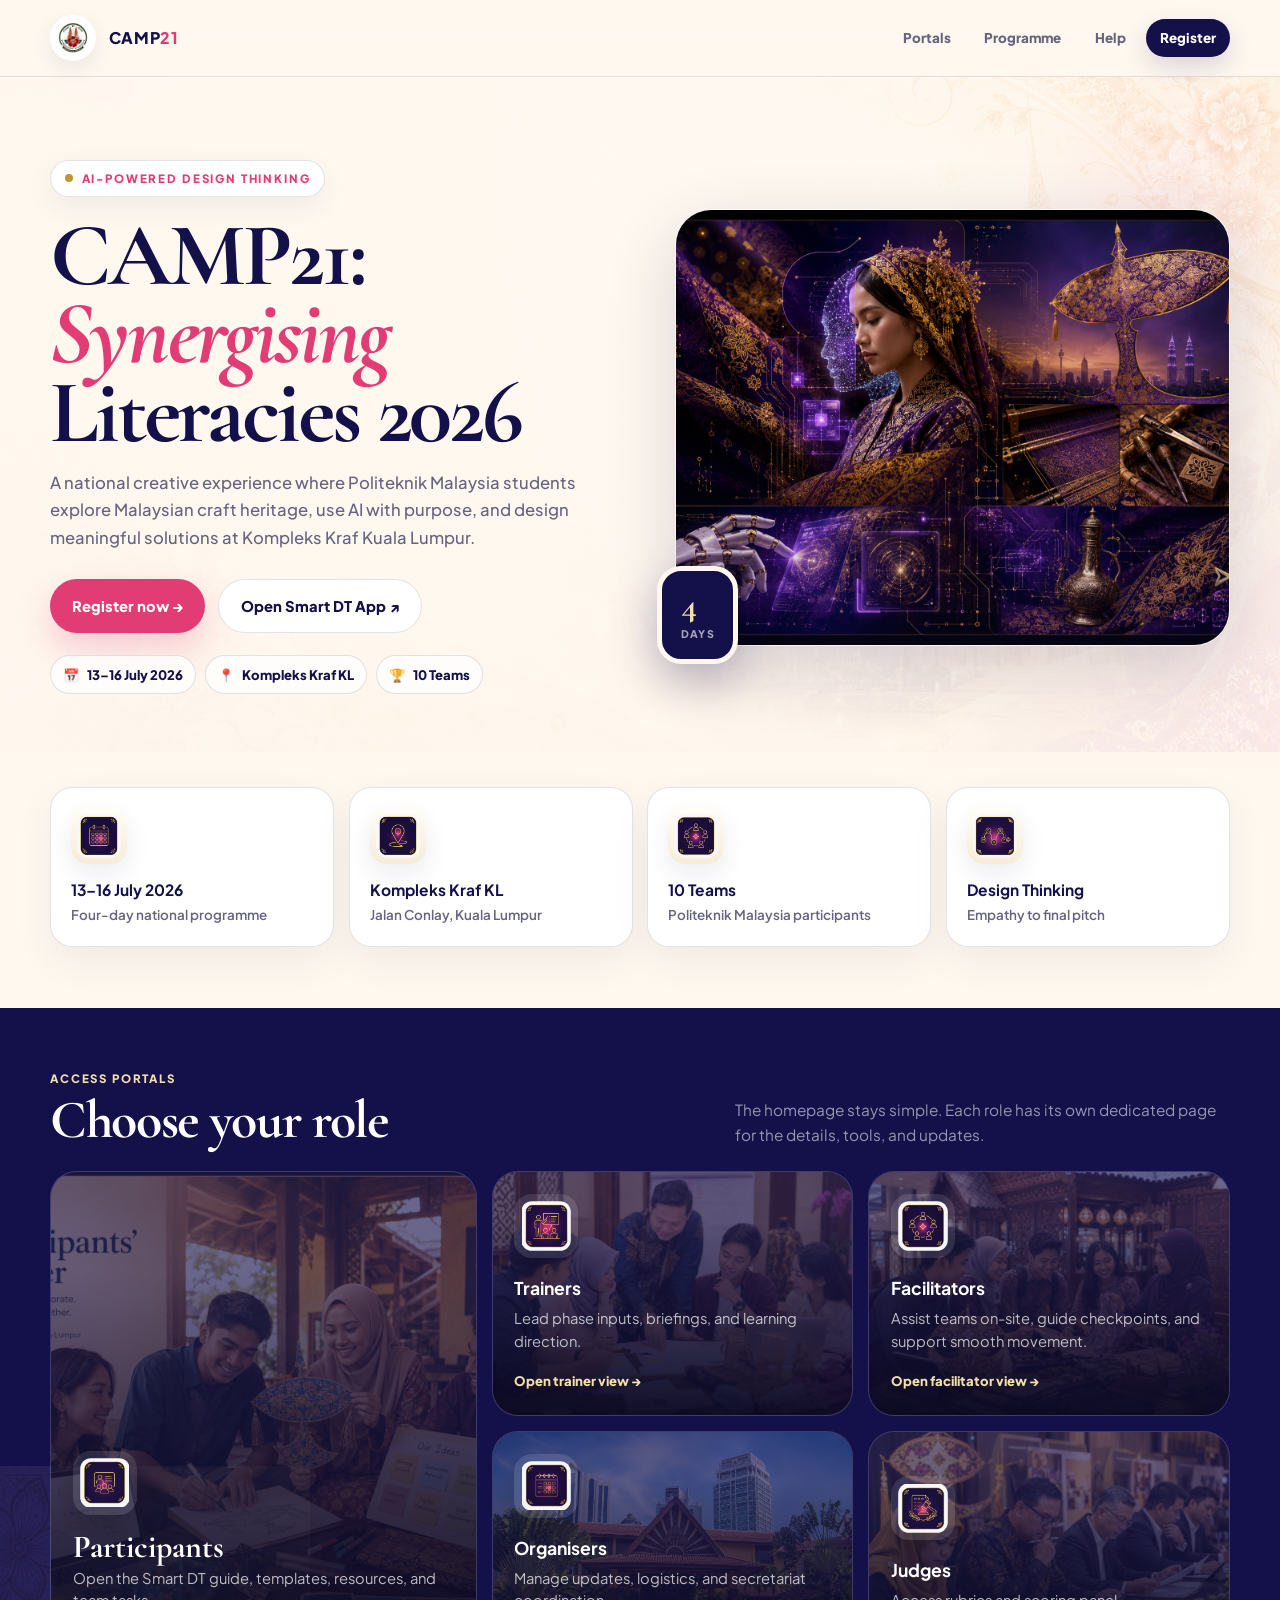
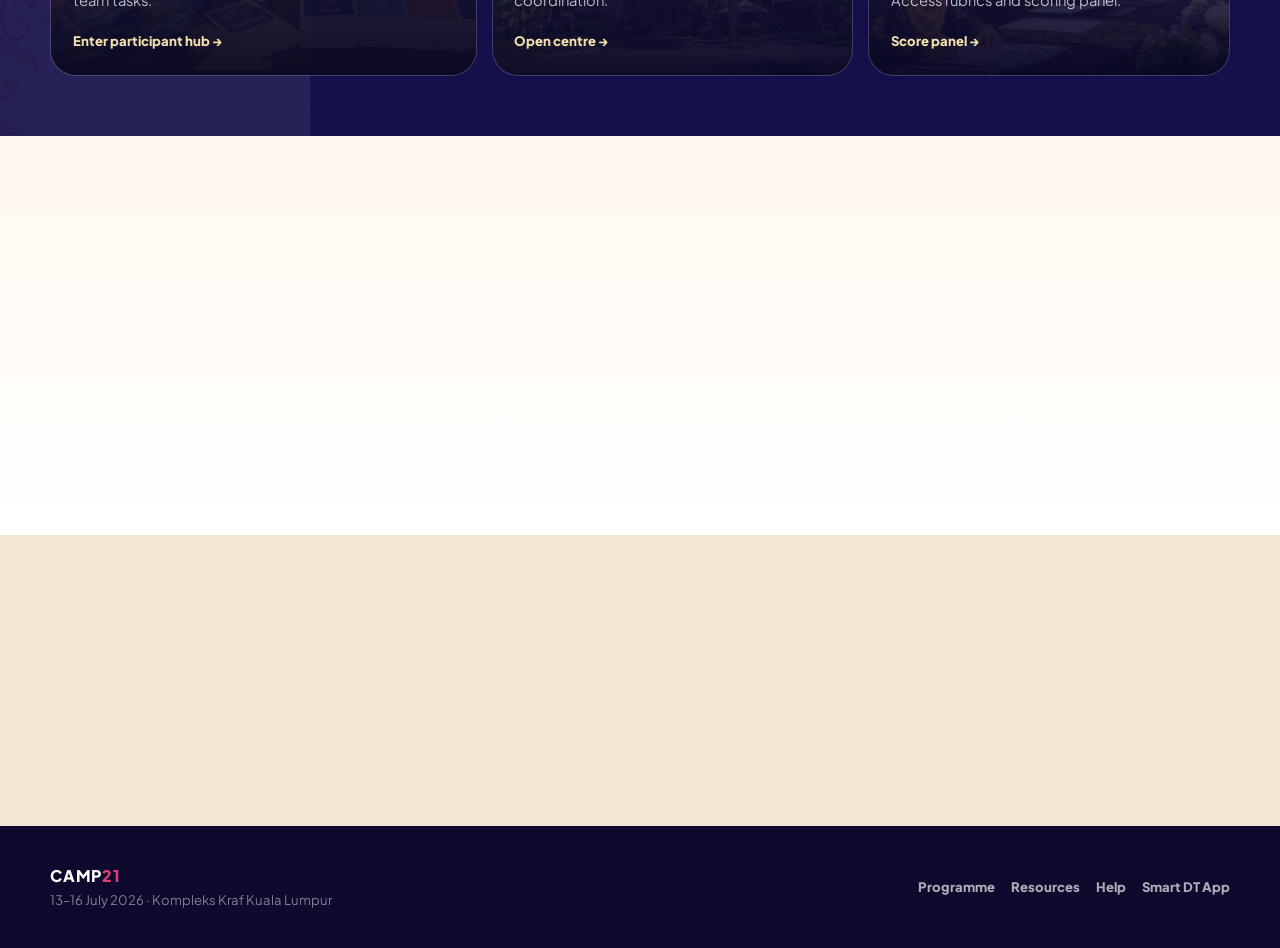
<file: index.html>
<!DOCTYPE html>
<html lang="en">
<head>
  <meta charset="UTF-8" />
  <meta name="viewport" content="width=device-width, initial-scale=1.0" />
  <title>CAMP21: Synergising Literacies 2026</title>
  <link rel="preconnect" href="https://fonts.googleapis.com" />
  <link rel="preconnect" href="https://fonts.gstatic.com" crossorigin />
  <link href="https://fonts.googleapis.com/css2?family=Plus+Jakarta+Sans:wght@400;500;600;700;800;900&family=Cormorant+Garamond:ital,wght@0,600;0,700;1,600;1,700&display=swap" rel="stylesheet" />
  <style>
    :root{
      --ink:#11133f;
      --navy:#14104a;
      --indigo:#24156f;
      --rose:#e23c74;
      --gold:#c8952c;
      --gold-soft:#f3dfae;
      --cream:#fff8ef;
      --parchment:#f2e7d3;
      --white:#fff;
      --muted:#666481;
      --line:rgba(20,16,74,.12);
      --shadow:0 22px 70px rgba(20,16,74,.16);
      --sans:'Plus Jakarta Sans',system-ui,sans-serif;
      --serif:'Cormorant Garamond',Georgia,serif;
      --ease:cubic-bezier(.16,1,.3,1);
    }
    *{box-sizing:border-box;margin:0;padding:0}
    html{scroll-behavior:smooth}
    body{font-family:var(--sans);background:var(--cream);color:var(--ink);line-height:1.65;overflow-x:hidden;-webkit-font-smoothing:antialiased}
    img{max-width:100%;display:block}
    a{text-decoration:none;color:inherit}
    .wrap{width:min(100% - 44px,1180px);margin-inline:auto}
    .skip-link{position:absolute;left:-999px;top:auto;width:1px;height:1px;overflow:hidden}
    .skip-link:focus{left:1rem;top:1rem;width:auto;height:auto;background:#fff;padding:.7rem 1rem;border-radius:999px;z-index:9999}

    /* Header */
    .site-header{position:sticky;top:0;z-index:50;background:rgba(255,248,239,.88);backdrop-filter:blur(18px);border-bottom:1px solid var(--line)}
    .nav{height:76px;display:flex;align-items:center;justify-content:space-between;gap:1rem}
    .brand{display:flex;align-items:center;gap:.8rem;min-width:0}
    .brand img{width:46px;height:46px;object-fit:contain;border-radius:50%;background:#fff;box-shadow:0 8px 22px rgba(20,16,74,.08)}
    .brand-title{font-weight:900;letter-spacing:.04em;color:var(--navy);line-height:1;text-transform:uppercase}
    .brand-title span{color:var(--rose)}
    .brand-sub{display:none}
    .nav-links{display:flex;align-items:center;gap:.35rem}
    .nav-links a{font-size:.84rem;font-weight:800;color:var(--muted);padding:.52rem .88rem;border-radius:999px;transition:.25s ease}
    .nav-links a:hover{background:var(--parchment);color:var(--navy)}
    .nav-cta{background:var(--navy)!important;color:#fff!important;box-shadow:0 10px 24px rgba(20,16,74,.15)}
    .menu-btn{display:none;border:0;background:var(--navy);color:#fff;width:42px;height:42px;border-radius:999px;font-size:1.1rem;cursor:pointer}

    /* Hero */
    .hero{position:relative;isolation:isolate;padding:5.2rem 0 3.6rem;overflow:hidden}
    .hero:before{content:"";position:absolute;inset:0;z-index:-2;background:linear-gradient(90deg,rgba(255,248,239,.98) 0%,rgba(255,248,239,.95) 34%,rgba(255,248,239,.86) 56%,rgba(255,248,239,.72) 100%),url('assets/decor/hero-golden-heritage-bg.png') right center/cover no-repeat}
    .hero:after{content:"";position:absolute;right:-60px;top:-46px;width:360px;height:360px;background:radial-gradient(circle,rgba(226,60,116,.10),transparent 60%);opacity:.55;z-index:-1}
    .hero-grid{display:grid;grid-template-columns:1.02fr .98fr;gap:3rem;align-items:center}
    .kicker{display:inline-flex;align-items:center;gap:.55rem;width:max-content;font-size:.72rem;font-weight:900;letter-spacing:.16em;text-transform:uppercase;color:var(--rose);background:#fff;border:1px solid var(--line);border-radius:999px;padding:.48rem .86rem;box-shadow:0 10px 30px rgba(20,16,74,.06)}
    .kicker:before{content:"";width:8px;height:8px;border-radius:50%;background:var(--gold)}
    h1{font-family:var(--serif);font-size:clamp(3.1rem,7vw,6rem);line-height:.88;letter-spacing:-.035em;color:var(--navy);margin:1.25rem 0 1rem}
    h1 em{display:block;color:var(--rose);font-style:italic;font-weight:700}
    .lead{max-width:54ch;font-size:1.04rem;color:var(--muted);font-weight:500}
    .hero-actions{display:flex;flex-wrap:wrap;gap:.8rem;margin:1.7rem 0 1.4rem}
    .btn{display:inline-flex;align-items:center;justify-content:center;gap:.45rem;border-radius:999px;padding:.88rem 1.35rem;font-weight:900;font-size:.92rem;transition:.3s var(--ease)}
    .btn-primary{background:var(--rose);color:#fff;box-shadow:0 14px 34px rgba(226,60,116,.26)}
    .btn-primary:hover{transform:translateY(-2px);background:var(--navy)}
    .btn-ghost{background:#fff;color:var(--navy);border:1px solid var(--line)}
    .btn-ghost:hover{transform:translateY(-2px);border-color:rgba(20,16,74,.28)}
    .mini-facts{display:flex;flex-wrap:wrap;gap:.55rem;margin-top:1.2rem}
    .mini-fact{display:inline-flex;align-items:center;gap:.45rem;background:rgba(255,255,255,.75);border:1px solid var(--line);border-radius:999px;padding:.48rem .78rem;font-size:.82rem;font-weight:800;color:var(--navy)}
    .mini-fact span{color:var(--gold)}
    .hero-photo{position:relative}
    .photo-card{position:relative;border-radius:36px;overflow:hidden;background:var(--parchment);box-shadow:var(--shadow);aspect-ratio:4/3.15;border:1px solid rgba(255,255,255,.65)}
    .photo-card img{width:100%;height:100%;object-fit:cover}
    .photo-card:after{content:"";position:absolute;inset:0;background:linear-gradient(180deg,transparent 45%,rgba(20,16,74,.25))}
    .wau{display:none}
    .hero-badge{position:absolute;left:-18px;bottom:-18px;background:var(--navy);color:#fff;border:5px solid var(--cream);border-radius:24px;padding:1rem 1.15rem;box-shadow:0 18px 45px rgba(20,16,74,.25)}
    .hero-badge strong{display:block;font-family:var(--serif);font-size:2.2rem;line-height:1;color:var(--gold-soft)}
    .hero-badge small{display:block;margin-top:.18rem;font-size:.66rem;font-weight:900;letter-spacing:.12em;text-transform:uppercase;color:rgba(255,255,255,.62)}

    /* Shared */
    section{padding:3.8rem 0}
    .section-head{display:flex;align-items:end;justify-content:space-between;gap:1.5rem;margin-bottom:1.5rem}
    .eyebrow{font-size:.72rem;font-weight:900;letter-spacing:.16em;text-transform:uppercase;color:var(--rose);margin-bottom:.35rem}
    h2{font-family:var(--serif);font-size:clamp(2rem,4.2vw,3.4rem);line-height:1;color:var(--navy);letter-spacing:-.025em}
    .section-note{max-width:45ch;color:var(--muted);font-size:.96rem}
    .soft-link{font-weight:900;color:var(--rose);white-space:nowrap}

    /* Quick facts */
    .facts{padding-top:2.2rem}
    .facts-grid{display:grid;grid-template-columns:repeat(4,1fr);gap:.9rem}
    .fact-card{background:#fff;border:1px solid var(--line);border-radius:22px;padding:1.25rem;box-shadow:0 14px 40px rgba(20,16,74,.06)}
    .fact-card img{width:56px;height:56px;object-fit:contain;margin-bottom:1rem;padding:.38rem;border-radius:16px;background:linear-gradient(180deg,#fffdf8,#f6ecd7);box-shadow:0 10px 26px rgba(20,16,74,.08)}
    .fact-card strong{display:block;font-size:.97rem;color:var(--navy);line-height:1.25}
    .fact-card span{display:block;margin-top:.28rem;color:var(--muted);font-size:.84rem;font-weight:600}

    /* Portals */
    .portals{background:var(--navy);color:#fff;position:relative;overflow:hidden;isolation:isolate}
    .portals:before{content:"";position:absolute;left:-70px;bottom:-110px;width:380px;height:380px;background:url('assets/decor/batik-corner-gold.png') center/contain no-repeat;opacity:.08;z-index:-1}
    .portals .eyebrow{color:var(--gold-soft)}
    .portals h2{color:#fff}
    .portals .section-note{color:rgba(255,255,255,.56)}
    .portal-grid{display:grid;grid-template-columns:1.18fr 1fr 1fr;grid-template-rows:1fr 1fr;gap:.95rem}
    .portal-card{min-height:240px;position:relative;overflow:hidden;border-radius:26px;background:rgba(255,255,255,.07);border:1px solid rgba(255,255,255,.12);padding:1.35rem;display:flex;flex-direction:column;justify-content:flex-end;transition:.3s var(--ease)}
    .portal-card:hover{transform:translateY(-4px);background:rgba(255,255,255,.11)}
    .portal-card.featured{min-height:310px;grid-row:1/3}
    .portal-card img.bg{position:absolute;inset:0;width:100%;height:100%;object-fit:cover;opacity:.32;z-index:0}
    .portal-card:after{content:"";position:absolute;inset:0;background:linear-gradient(180deg,transparent 20%,rgba(8,7,32,.9));z-index:1}
    .portal-content{position:relative;z-index:2}
    .portal-icon{width:64px;height:64px;object-fit:contain;margin-bottom:1rem;border-radius:18px;background:rgba(255,255,255,.10);padding:.45rem;box-shadow:0 10px 24px rgba(0,0,0,.22)}
    .portal-card h3{font-size:1.1rem;margin-bottom:.25rem}
    .portal-card.featured h3{font-family:var(--serif);font-size:2rem;line-height:1}
    .portal-card p{color:rgba(255,255,255,.72);font-size:.92rem;line-height:1.55;margin-bottom:.9rem;max-width:34ch}
    .portal-card span{font-weight:900;color:var(--gold-soft);font-size:.82rem}

    /* Programme preview */
    .programme{background:linear-gradient(180deg,var(--cream),#fff)}
    .days{display:grid;grid-template-columns:repeat(4,1fr);gap:.8rem}
    .day{background:#fff;border:1px solid var(--line);border-radius:22px;padding:1.2rem;position:relative;overflow:hidden;min-height:175px;box-shadow:0 12px 34px rgba(20,16,74,.055)}
    .day:after{content:attr(data-day);position:absolute;right:1.05rem;bottom:-.08em;font-family:var(--serif);font-size:5.8rem;line-height:1;font-weight:700;color:rgba(20,16,74,.10);z-index:0;pointer-events:none}
    .day small{display:inline-flex;background:var(--parchment);color:var(--gold);border-radius:999px;padding:.28rem .65rem;font-size:.66rem;font-weight:900;letter-spacing:.08em;text-transform:uppercase;margin-bottom:.9rem}
    .day h3{position:relative;z-index:1;color:var(--navy);font-size:1rem;line-height:1.3;margin-bottom:.45rem}
    .day p{position:relative;z-index:1;color:var(--muted);font-size:.84rem;line-height:1.55}

    /* Closing strip */
    .closing{padding:3.5rem 0;background:var(--parchment)}
    .closing-card{display:grid;grid-template-columns:1fr auto;gap:1.5rem;align-items:center;background:var(--white);border:1px solid var(--line);border-radius:30px;padding:1.6rem;box-shadow:0 16px 44px rgba(20,16,74,.07)}
    .closing h2{font-size:clamp(1.75rem,3.2vw,2.7rem)}
    .closing p{color:var(--muted);max-width:58ch;margin-top:.45rem}

    /* Footer */
    footer{background:#0d0a2d;color:#fff;padding:2.3rem 0}
    .footer-inner{display:flex;align-items:center;justify-content:space-between;gap:1.2rem;flex-wrap:wrap}
    .footer-brand{font-weight:900;letter-spacing:.05em;text-transform:uppercase}
    .footer-brand span{color:var(--rose)}
    .footer-meta{color:rgba(255,255,255,.48);font-size:.82rem}
    .footer-links{display:flex;gap:1rem;flex-wrap:wrap}
    .footer-links a{color:rgba(255,255,255,.66);font-size:.82rem;font-weight:800}
    .footer-links a:hover{color:var(--gold-soft)}

    .reveal{opacity:0;transform:translateY(18px);transition:opacity .65s var(--ease),transform .65s var(--ease)}
    .reveal.show{opacity:1;transform:none}
    @media (prefers-reduced-motion:reduce){.reveal{opacity:1;transform:none;transition:none}}

    @media (max-width:980px){
      .hero-grid{grid-template-columns:1fr;gap:2rem}.hero-photo{max-width:680px}.facts-grid,.days{grid-template-columns:repeat(2,1fr)}.portal-grid{grid-template-columns:1fr 1fr}.portal-card.featured{grid-column:1/-1;grid-row:auto;min-height:270px}.closing-card{grid-template-columns:1fr}
    }
    @media (max-width:760px){
      .nav-links{position:fixed;inset:76px 18px auto 18px;background:#fff;border:1px solid var(--line);border-radius:24px;padding:.8rem;box-shadow:var(--shadow);display:none;flex-direction:column;align-items:stretch}.nav-links.open{display:flex}.nav-links a{width:100%}.menu-btn{display:block}.nav-cta{display:none!important}.hero{padding-top:3.3rem}.facts-grid,.portal-grid,.days{grid-template-columns:1fr}.section-head{align-items:flex-start;flex-direction:column}.footer-inner{align-items:flex-start;flex-direction:column}h1{font-size:clamp(3rem,16vw,4.5rem)}.wau{width:88px;right:-6px;top:-18px}.hero-badge{left:10px;bottom:10px;border-width:3px}.photo-card{border-radius:28px}
    }
  </style>
</head>
<body>
  <a class="skip-link" href="#main">Skip to content</a>

  <header class="site-header">
    <div class="wrap nav">
      <a class="brand" href="index.html" aria-label="CAMP21 home">
        <img src="assets/logos/logo-camp21.png" alt="CAMP21 logo" />
        <div>
          <div class="brand-title">CAMP<span>21</span></div>
        </div>
      </a>
      <nav class="nav-links" id="navLinks" aria-label="Main navigation">
        <a href="#portals">Portals</a>
        <a href="#programme">Programme</a>
        <a href="pages/contacts.html">Help</a>
        <a href="pages/registration.html" class="nav-cta">Register</a>
      </nav>
      <button class="menu-btn" id="menuBtn" aria-label="Open menu" aria-expanded="false">☰</button>
    </div>
  </header>

  <main id="main">
    <section class="hero">
      <div class="wrap hero-grid">
        <div class="hero-copy reveal">
          <div class="kicker">AI-Powered Design Thinking</div>
          <h1>CAMP21:<em>Synergising</em>Literacies 2026</h1>
          <p class="lead">A national creative experience where Politeknik Malaysia students explore Malaysian craft heritage, use AI with purpose, and design meaningful solutions at Kompleks Kraf Kuala Lumpur.</p>
          <div class="hero-actions">
            <a href="pages/registration.html" class="btn btn-primary">Register now →</a>
            <a href="https://smart-dt-project.netlify.app/welcome.html" target="_blank" rel="noopener" class="btn btn-ghost">Open Smart DT App ↗</a>
          </div>
          <div class="mini-facts" aria-label="Event quick facts">
            <div class="mini-fact"><span>📅</span>13–16 July 2026</div>
            <div class="mini-fact"><span>📍</span>Kompleks Kraf KL</div>
            <div class="mini-fact"><span>🏆</span>10 Teams</div>
          </div>
        </div>
        <div class="hero-photo reveal" style="transition-delay:.08s">
          <div class="photo-card">
            <img src="assets/images/hero-kompleks-kraf.png" alt="Kompleks Kraf Kuala Lumpur with Malaysian heritage craft atmosphere" />
          </div>
          <div class="hero-badge" aria-hidden="true"><strong>4</strong><small>Days</small></div>
        </div>
      </div>
    </section>

    <section class="facts" aria-label="Key event information">
      <div class="wrap facts-grid reveal">
        <article class="fact-card">
          <img src="assets/icons/icon-date.png" alt="" aria-hidden="true" />
          <strong>13–16 July 2026</strong>
          <span>Four-day national programme</span>
        </article>
        <article class="fact-card">
          <img src="assets/icons/icon-location.png" alt="" aria-hidden="true" />
          <strong>Kompleks Kraf KL</strong>
          <span>Jalan Conlay, Kuala Lumpur</span>
        </article>
        <article class="fact-card">
          <img src="assets/icons/icon-groups.png" alt="" aria-hidden="true" />
          <strong>10 Teams</strong>
          <span>Politeknik Malaysia participants</span>
        </article>
        <article class="fact-card">
          <img src="assets/icons/icon-dt-journey.png" alt="" aria-hidden="true" />
          <strong>Design Thinking</strong>
          <span>Empathy to final pitch</span>
        </article>
      </div>
    </section>

    <section class="portals" id="portals">
      <div class="wrap">
        <div class="section-head reveal">
          <div>
            <div class="eyebrow">Access portals</div>
            <h2>Choose your role</h2>
          </div>
          <p class="section-note">The homepage stays simple. Each role has its own dedicated page for the details, tools, and updates.</p>
        </div>
        <div class="portal-grid">
          <a href="pages/participants.html" class="portal-card featured reveal">
            <img class="bg" src="assets/craft-card/card-partipants-corner.png" onerror="this.src='assets/images/participants-corner.png'" alt="" aria-hidden="true" />
            <div class="portal-content">
              <img class="portal-icon" src="assets/icons/icon-participants.png" alt="" aria-hidden="true" />
              <h3>Participants</h3>
              <p>Open the Smart DT guide, templates, resources, and team tasks.</p>
              <span>Enter participant hub →</span>
            </div>
          </a>
          <a href="pages/trainers.html" class="portal-card reveal" style="transition-delay:.05s">
            <img class="bg" src="assets/images/trainer-support.png" alt="" aria-hidden="true" />
            <div class="portal-content">
              <img class="portal-icon" src="assets/icons/icon-trainers.png" alt="" aria-hidden="true" />
              <h3>Trainers</h3>
              <p>Lead phase inputs, briefings, and learning direction.</p>
              <span>Open trainer view →</span>
            </div>
          </a>
          <a href="pages/facilitators.html" class="portal-card reveal" style="transition-delay:.1s">
            <img class="bg" src="assets/images/facilitators-corner.png" onerror="this.src='assets/images/trainer-support.png'" alt="" aria-hidden="true" />
            <div class="portal-content">
              <img class="portal-icon" src="assets/icons/icon-groups.png" alt="" aria-hidden="true" />
              <h3>Facilitators</h3>
              <p>Assist teams on-site, guide checkpoints, and support smooth movement.</p>
              <span>Open facilitator view →</span>
            </div>
          </a>
          <a href="pages/organiser.html" class="portal-card reveal" style="transition-delay:.15s">
            <img class="bg" src="assets/images/venue-kompleks-kraf.png" alt="" aria-hidden="true" />
            <div class="portal-content">
              <img class="portal-icon" src="assets/icons/icon-programme.png" alt="" aria-hidden="true" />
              <h3>Organisers</h3>
              <p>Manage updates, logistics, and secretariat coordination.</p>
              <span>Open centre →</span>
            </div>
          </a>
          <a href="pages/judges.html" class="portal-card reveal" style="transition-delay:.2s">
            <img class="bg" src="assets/images/judging-panel.png" alt="" aria-hidden="true" />
            <div class="portal-content">
              <img class="portal-icon" src="assets/icons/icon-judges.png" alt="" aria-hidden="true" />
              <h3>Judges</h3>
              <p>Access rubrics and scoring panel.</p>
              <span>Score panel →</span>
            </div>
          </a>
        </div>
      </div>
    </section>

    <section class="programme" id="programme">
      <div class="wrap">
        <div class="section-head reveal">
          <div>
            <div class="eyebrow">Programme preview</div>
            <h2>4 days, one clear journey</h2>
          </div>
          <a href="pages/programme.html" class="soft-link">View full schedule →</a>
        </div>
        <div class="days">
          <article class="day reveal" data-day="1">
            <small>Day 1 · 13 Jul</small>
            <h3>Empathise &amp; Define</h3>
            <p>AI orientation, heritage immersion, and problem framing.</p>
          </article>
          <article class="day reveal" style="transition-delay:.05s" data-day="2">
            <small>Day 2 · 14 Jul</small>
            <h3>Ideate &amp; Build</h3>
            <p>Idea generation and rapid craft-inspired prototyping.</p>
          </article>
          <article class="day reveal" style="transition-delay:.1s" data-day="3">
            <small>Day 3 · 15 Jul</small>
            <h3>Test &amp; Refine</h3>
            <p>Feedback, iteration, and pitch preparation.</p>
          </article>
          <article class="day reveal" style="transition-delay:.15s" data-day="4">
            <small>Day 4 · 16 Jul</small>
            <h3>Pitch &amp; Impact</h3>
            <p>Final presentation, judging, and closing celebration.</p>
          </article>
        </div>
      </div>
    </section>

    <section class="closing">
      <div class="wrap closing-card reveal">
        <div>
          <div class="eyebrow">Start here</div>
          <h2>Ready for CAMP21?</h2>
          <p>Register, check your role portal, and use the Smart DT App as your main guide throughout the programme.</p>
        </div>
        <a href="pages/registration.html" class="btn btn-primary">Register now →</a>
      </div>
    </section>
  </main>

  <footer>
    <div class="wrap footer-inner">
      <div>
        <div class="footer-brand">CAMP<span>21</span></div>
        <div class="footer-meta">13–16 July 2026 · Kompleks Kraf Kuala Lumpur</div>
      </div>
      <div class="footer-links">
        <a href="pages/programme.html">Programme</a>
        <a href="pages/resources.html">Resources</a>
        <a href="pages/contacts.html">Help</a>
        <a href="https://smart-dt-project.netlify.app/welcome.html" target="_blank" rel="noopener">Smart DT App</a>
      </div>
    </div>
  </footer>

  <script>
    const menuBtn = document.getElementById('menuBtn');
    const navLinks = document.getElementById('navLinks');
    menuBtn.addEventListener('click', () => {
      const open = navLinks.classList.toggle('open');
      menuBtn.setAttribute('aria-expanded', String(open));
      menuBtn.textContent = open ? '×' : '☰';
    });
    navLinks.querySelectorAll('a').forEach(link => link.addEventListener('click', () => {
      navLinks.classList.remove('open');
      menuBtn.setAttribute('aria-expanded', 'false');
      menuBtn.textContent = '☰';
    }));
    const observer = new IntersectionObserver((entries) => {
      entries.forEach(entry => {
        if (entry.isIntersecting) {
          entry.target.classList.add('show');
          observer.unobserve(entry.target);
        }
      });
    }, {threshold:.08, rootMargin:'0px 0px -40px 0px'});
    document.querySelectorAll('.reveal').forEach(el => observer.observe(el));
  </script>
</body>
</html>
</file>
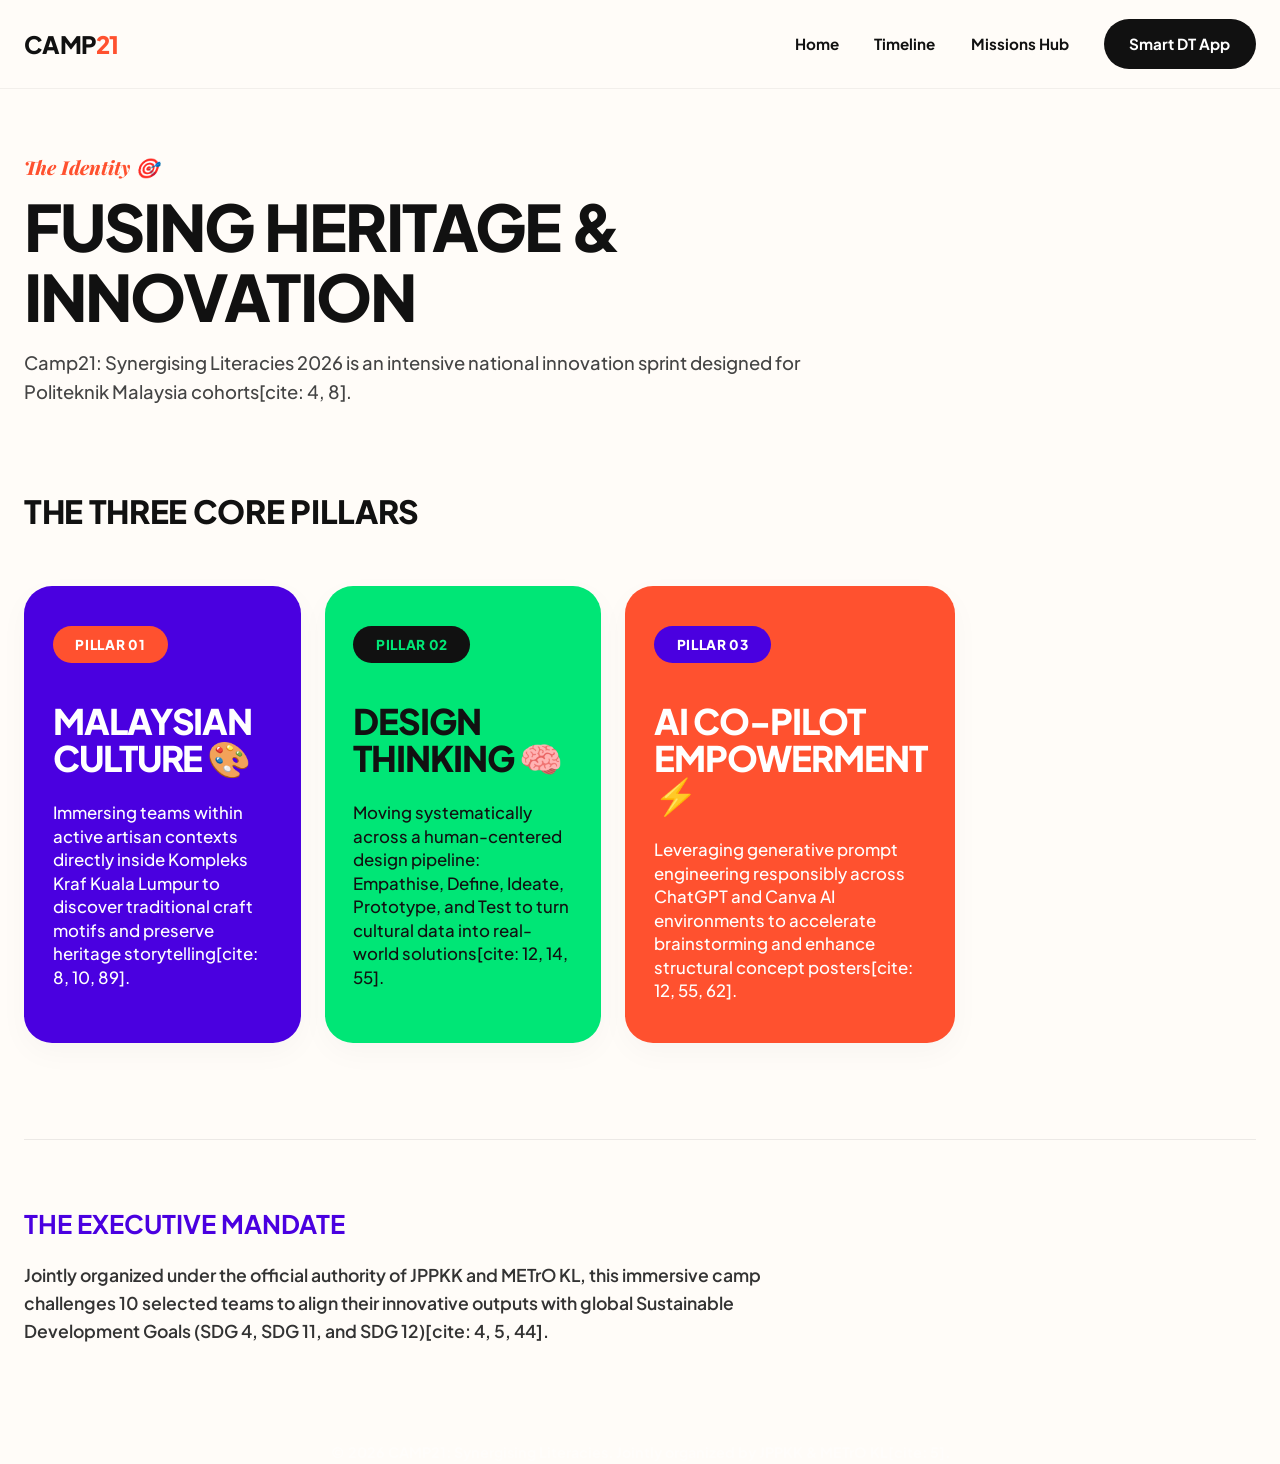
<file: pages/about.html>
<!DOCTYPE html>
<html lang="en">
<head>
  <meta charset="UTF-8">
  <meta name="viewport" content="width=device-width, initial-scale=1.0">
  <title>CAMP21: Our Core Pillars</title>
  <link rel="preconnect" href="https://fonts.googleapis.com">
  <link rel="preconnect" href="https://fonts.gstatic.com" crossorigin>
  <link href="https://fonts.googleapis.com/css2?family=Plus+Jakarta+Sans:wght@400;500;700;800;900&family=Playfair+Display:ital,wght@0,600;1,600&display=swap" rel="stylesheet">
  
  <link rel="stylesheet" href="../css/style.css">
  <script src="../js/main.js" defer></script>
</head>
<body>

  <header>
    <div class="wide nav-wrap">
      <a href="../index.html" class="brand">CAMP<span>21</span></a>
      <nav class="nav-links">
        <a href="../index.html">Home</a>
        <a href="programme.html">Timeline</a>
        <a href="participants.html">Missions Hub</a>
        <a href="https://smart-dt-project.netlify.app/welcome.html" target="_blank" class="btn-primary">Smart DT App</a>
      </nav>
    </div>
  </header>

  <main class="wide" style="padding-top: 4rem;">
    
    <div style="margin-bottom: 5rem; max-width: 800px;" class="reveal">
      <span style="color: var(--neo-tangerine); font-weight: 800; font-family: var(--font-serif); font-style: italic; font-size: 1.2rem; display: block; margin-bottom: 0.5rem;">The Identity 🎯</span>
      <h1 style="font-size: clamp(2.5rem, 5vw, 4rem); font-weight: 900; text-transform: uppercase; letter-spacing: -0.03em; line-height: 1.1;">Fusing Heritage &amp; Innovation</h1>
      <p style="font-size: 1.15rem; color: #444; font-weight: 500; margin-top: 1rem;">Camp21: Synergising Literacies 2026 is an intensive national innovation sprint designed for Politeknik Malaysia cohorts[cite: 4, 8].</p>
    </div>

    <section class="reveal" style="margin-bottom: 6rem;">
      <h2 style="font-size: 2rem; font-weight: 900; text-transform: uppercase; margin-bottom: 2rem; letter-spacing: -0.01em;">The Three Core Pillars</h2>
      
      <div class="sequence-grid">
        <article class="sequence-block seq-purple">
          <span class="stage-badge">Pillar 01</span>
          <h3>Malaysian<br>Culture 🎨</h3>
          <p>Immersing teams within active artisan contexts directly inside Kompleks Kraf Kuala Lumpur to discover traditional craft motifs and preserve heritage storytelling[cite: 8, 10, 89].</p>
        </article>

        <article class="sequence-block seq-jade">
          <span class="stage-badge">Pillar 02</span>
          <h3>Design<br>Thinking 🧠</h3>
          <p>Moving systematically across a human-centered design pipeline: Empathise, Define, Ideate, Prototype, and Test to turn cultural data into real-world solutions[cite: 12, 14, 55].</p>
        </article>

        <article class="sequence-block seq-tangerine">
          <span class="stage-badge">Pillar 03</span>
          <h3>AI Co-Pilot<br>Empowerment ⚡</h3>
          <p>Leveraging generative prompt engineering responsibly across ChatGPT and Canva AI environments to accelerate brainstorming and enhance structural concept posters[cite: 12, 55, 62].</p>
        </article>
      </div>
    </section>

    <section class="reveal" style="padding-bottom: 6rem; border-top: 1px solid rgba(17,17,17,0.08); padding-top: 4rem;">
      <div style="max-width: 800px;">
        <h3 style="text-transform: uppercase; font-size: 1.6rem; margin-bottom: 1rem; color: var(--neo-ultraviolet);">The Executive Mandate</h3>
        <p style="font-weight: 600; font-size: 1.1rem; color: #333; line-height: 1.6;">
          Jointly organized under the official authority of JPPKK and METrO KL, this immersive camp challenges 10 selected teams to align their innovative outputs with global Sustainable Development Goals (SDG 4, SDG 11, and SDG 12)[cite: 4, 5, 44].
        </p>
      </div>
    </section>

  </main>

  <footer>
    <div class="wide" style="text-align: center; font-weight: 700; color: rgba(255,255,255,0.4); font-size: 0.9rem;">
      © 2026 CAMP21: Synergising Literacies. Jointly organized by JPPKK &amp; METrO KL[cite: 5].
    </div>
  </footer>

</body>
</html>
</file>
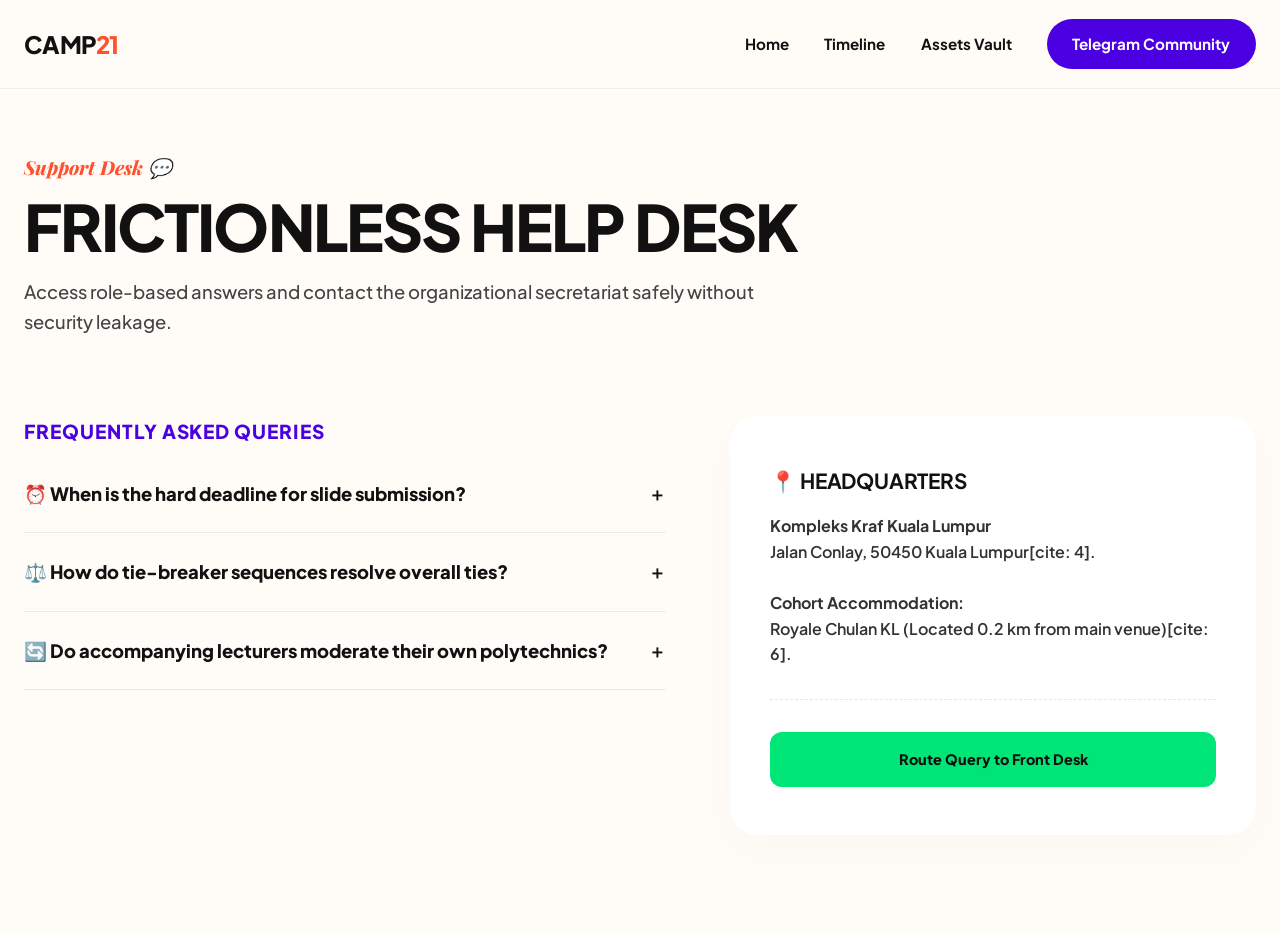
<file: pages/contacts.html>
<!DOCTYPE html>
<html lang="en">
<head>
  <meta charset="UTF-8">
  <meta name="viewport" content="width=device-width, initial-scale=1.0">
  <title>CAMP21: Support Desk</title>
  <link rel="preconnect" href="https://fonts.googleapis.com">
  <link rel="preconnect" href="https://fonts.gstatic.com" crossorigin>
  <link href="https://fonts.googleapis.com/css2?family=Plus+Jakarta+Sans:wght@400;500;700;800;900&family=Playfair+Display:ital,wght@0,600;1,600&display=swap" rel="stylesheet">
  
  <link rel="stylesheet" href="../css/style.css">
  <script src="../js/main.js" defer></script>
  
  <style>
    /* Clean Free-Flow Accordion System styling */
    .faq-block-element {
      margin-bottom: 1.5rem;
      border-bottom: 1px solid rgba(17, 17, 17, 0.08);
      padding-bottom: 1.5rem;
    }
    .faq-title-trigger {
      font-weight: 800;
      font-size: 1.15rem;
      color: var(--neo-ink);
      cursor: pointer;
      display: flex;
      justify-content: space-between;
      align-items: center;
      transition: var(--transition-smooth);
    }
    .faq-title-trigger:hover {
      color: var(--neo-ultraviolet);
    }
    .faq-body-panel {
      font-size: 1rem;
      font-weight: 500;
      color: #555;
      line-height: 1.6;
      margin-top: 0.8rem;
      display: none;
      padding-right: 2rem;
    }
    .faq-block-element.active .faq-body-panel {
      display: block;
    }
    .faq-block-element.active .faq-title-trigger {
      color: var(--neo-tangerine);
    }
  </style>
</head>
<body>

  <header>
    <div class="wide nav-wrap">
      <a href="../index.html" class="brand">CAMP<span>21</span></a>
      <nav class="nav-links">
        <a href="../index.html">Home</a>
        <a href="programme.html">Timeline</a>
        <a href="resources.html">Assets Vault</a>
        <a href="https://t.me/+vTPGEFIaXMs5Mjhl" target="_blank" class="btn-primary" style="background: var(--neo-ultraviolet);">Telegram Community</a>
      </nav>
    </div>
  </header>

  <main class="wide" style="padding-top: 4rem;">
    
    <div style="margin-bottom: 5rem; max-width: 800px;" class="reveal">
      <span style="color: var(--neo-tangerine); font-weight: 800; font-family: var(--font-serif); font-style: italic; font-size: 1.2rem; display: block; margin-bottom: 0.5rem;">Support Desk 💬</span>
      <h1 style="font-size: clamp(2.5rem, 5vw, 4rem); font-weight: 900; text-transform: uppercase; letter-spacing: -0.03em; line-height: 1.1;">Frictionless Help Desk</h1>
      <p style="font-size: 1.15rem; color: #444; font-weight: 500; margin-top: 1rem;">Access role-based answers and contact the organizational secretariat safely without security leakage.</p>
    </div>

    <section class="reveal" style="display: grid; grid-template-columns: 1.1fr 0.9fr; gap: 4rem; padding-bottom: 6rem; align-items: start;">
      
      <div>
        <h3 style="font-size: 1.2rem; text-transform: uppercase; font-weight: 900; margin-bottom: 2rem; color: var(--neo-ultraviolet); letter-spacing: 0.05em;">Frequently Asked Queries</h3>
        
        <div class="faq-block-element" onclick="this.classList.toggle('active')">
          <div class="faq-title-trigger">⏰ When is the hard deadline for slide submission? <span>＋</span></div>
          <div class="faq-body-panel">All final presentation decks must be fully submitted via the app portal terminal by Day 3 at 9:00 PM strictly. Late submissions automatically trigger a lock state[cite: 44, 73].</div>
        </div>

        <div class="faq-block-element" onclick="this.classList.toggle('active')">
          <div class="faq-title-trigger">⚖️ How do tie-breaker sequences resolve overall ties? <span>＋</span></div>
          <div class="faq-body-panel">Ties collapse strictly following the isolated evaluation value of Cultural Heritage Relevance first, followed by the isolated Prototype Quality score. Chief Judge Dr. Siti Zubaidah renders ultimate decisions[cite: 68].</div>
        </div>

        <div class="faq-block-element" onclick="this.classList.toggle('active')">
          <div class="faq-title-trigger">🔄 Do accompanying lecturers moderate their own polytechnics? <span>＋</span></div>
          <div class="faq-body-panel">No. Accompanying lecturers operate as unbiased, rotating facilitators across all teams and are strictly barred from staying with groups originating from their home institutions[cite: 23, 73].</div>
        </div>
      </div>

      <aside style="background: #ffffff; padding: 3rem 2.5rem; border-radius: var(--radius-sequence); box-shadow: 0 15px 45px rgba(0,0,0,0.02);">
        <h3 style="text-transform: uppercase; font-size: 1.3rem; margin-bottom: 1rem; letter-spacing: -0.01em;">📍 Headquarters</h3>
        <p style="font-size: 1rem; font-weight: 600; color: #333; line-height: 1.6;">
          <strong>Kompleks Kraf Kuala Lumpur</strong><br>
          Jalan Conlay, 50450 Kuala Lumpur[cite: 4].<br>
          <br>
          <strong>Cohort Accommodation:</strong><br>
          Royale Chulan KL (Located 0.2 km from main venue)[cite: 6].
        </p>
        
        <div style="margin-top: 2rem; border-top: 1px dashed rgba(17,17,17,0.1); padding-top: 2rem;">
          <a href="https://wa.me/60126224979" target="_blank" class="btn-primary" style="width: 100%; text-align: center; display: block; background: var(--neo-jade); color: var(--neo-ink); font-weight: 900; border-radius: 12px; padding: 1rem;">Route Query to Front Desk</a>
        </div>
      </aside>

    </section>
  </main>
</body>
</html>
</file>
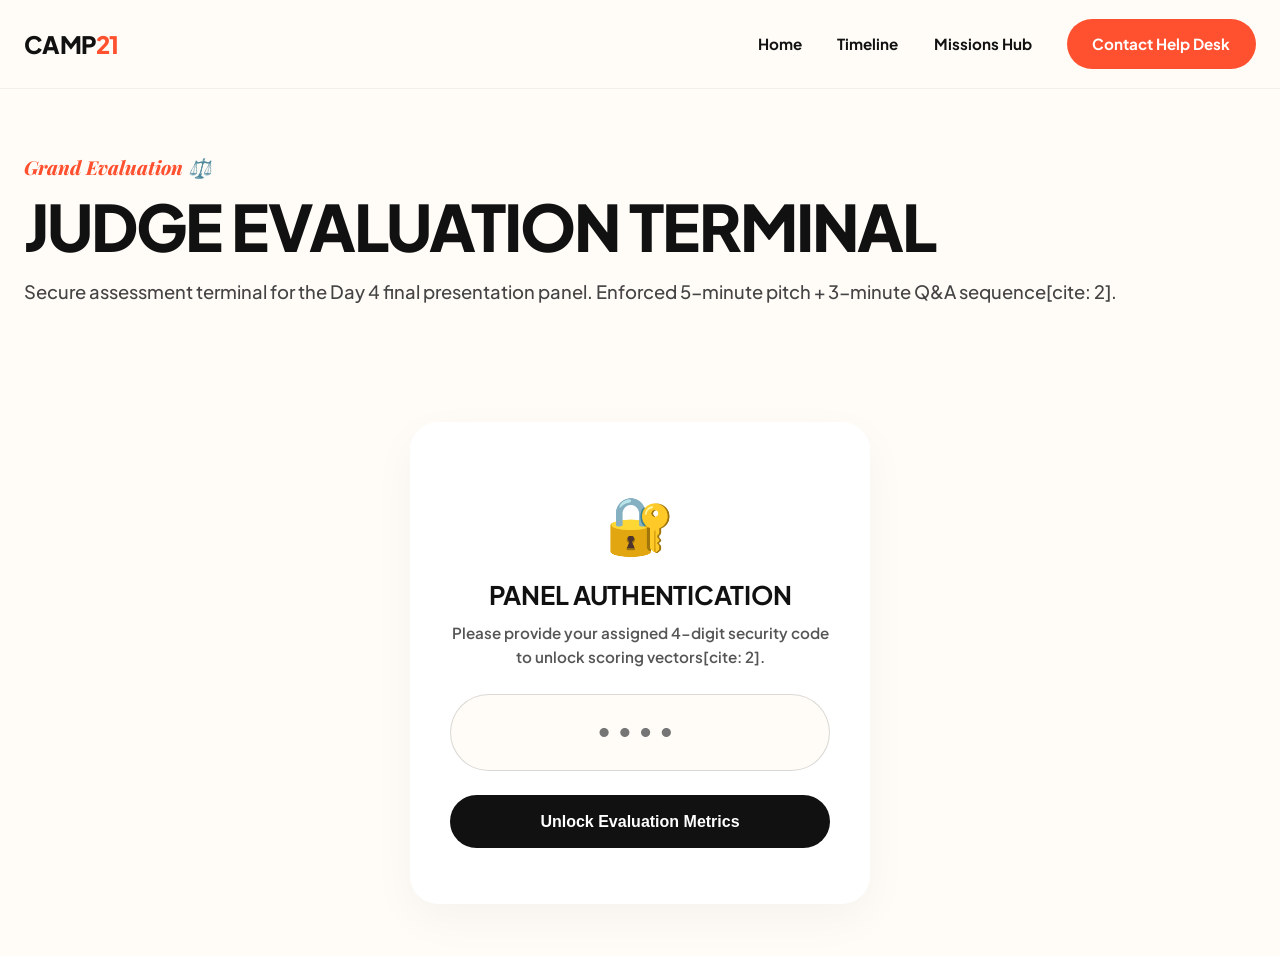
<file: pages/judges.html>
<!DOCTYPE html>
<html lang="en">
<head>
  <meta charset="UTF-8">
  <meta name="viewport" content="width=device-width, initial-scale=1.0">
  <title>CAMP21: Judge Evaluation Core</title>
  <link rel="preconnect" href="https://fonts.googleapis.com">
  <link rel="preconnect" href="https://fonts.gstatic.com" crossorigin>
  <link href="https://fonts.googleapis.com/css2?family=Plus+Jakarta+Sans:wght@400;500;700;800;900&family=Playfair+Display:ital,wght@0,600;1,600&display=swap" rel="stylesheet">
  
  <!-- Global Style Sheet and Core Script Engine Linkage -->
  <link rel="stylesheet" href="../css/style.css">
  <script src="../js/main.js" defer></script>
  
  <style>
    /* Specific Layout and Component Overrides */
    .security-gate-wrapper {
      min-height: 65vh;
      display: flex;
      align-items: center;
      justify-content: center;
    }
    .gate-card-clean {
      max-width: 460px;
      width: 100%;
      text-align: center;
      background: #ffffff;
      padding: 3.5rem 2.5rem;
      border-radius: var(--radius-sequence);
      box-shadow: 0 15px 45px rgba(0, 0, 0, 0.04);
    }
    .gate-pin-input {
      width: 100%;
      padding: 1.2rem;
      border-radius: 999px;
      border: 1px solid rgba(17, 17, 17, 0.15);
      background-color: var(--bg-crisp);
      text-align: center;
      font-size: 2rem;
      font-weight: 900;
      letter-spacing: 0.3em;
      margin: 1.5rem 0;
      color: var(--neo-ultraviolet);
      transition: var(--transition-smooth);
    }
    .gate-pin-input:focus {
      outline: none;
      border-color: var(--neo-ultraviolet);
      background-color: #fff;
    }
    
    /* Main Evaluation Workspace Split Grid */
    .portal-workspace {
      display: none;
      grid-template-columns: 0.8fr 1.2fr;
      gap: 4rem;
      align-items: start;
    }
    .portal-workspace.active {
      display: grid;
    }
    
    /* Free-flowing Queue Selection Items */
    .queue-item-link {
      display: flex;
      align-items: center;
      justify-content: space-between;
      padding: 1.8rem;
      background: #ffffff;
      border-radius: 20px;
      margin-bottom: 1.2rem;
      cursor: pointer;
      font-weight: 800;
      transition: var(--transition-smooth);
      box-shadow: 0 5px 15px rgba(0,0,0,0.02);
    }
    .queue-item-link:hover, .queue-item-link.active {
      background-color: var(--neo-jade);
      color: var(--neo-ink);
      transform: translateX(10px);
    }
    .queue-meta-text {
      font-size: 0.85rem;
      font-weight: 600;
      color: #555;
      margin-top: 0.2rem;
      transition: var(--transition-smooth);
    }
    .queue-item-link:hover .queue-meta-text, .queue-item-link.active .queue-meta-text {
      color: rgba(17, 17, 17, 0.7);
    }
    
    /* Clean Scoring Fields */
    .score-entry-box {
      width: 90px;
      padding: 0.6rem;
      border-radius: 12px;
      border: 1px solid rgba(17, 17, 17, 0.15);
      background: var(--bg-crisp);
      text-align: center;
      font-weight: 900;
      font-size: 1.3rem;
      transition: var(--transition-smooth);
    }
    .score-entry-box:focus {
      outline: none;
      border-color: var(--neo-ultraviolet);
      background: #fff;
    }
    
    /* Vibrant Sequence Style Total Summary Banner */
    .sequence-total-banner {
      background-color: var(--neo-ink);
      color: #fff;
      padding: 2rem;
      border-radius: var(--radius-sequence);
      display: flex;
      justify-content: space-between;
      align-items: center;
      margin-top: 3rem;
    }
    
    @media (max-width: 1024px) {
      .portal-workspace { grid-template-columns: 1fr; gap: 3rem; }
    }
  </style>
</head>
<body>

  <!-- FIXED NAVIGATION HEADER -->
  <header>
    <div class="wide nav-wrap">
      <a href="../index.html" class="brand">CAMP<span>21</span></a>
      <nav class="nav-links">
        <a href="../index.html">Home</a>
        <a href="programme.html">Timeline</a>
        <a href="participants.html">Missions Hub</a>
        <a href="https://wa.me/60126224979" target="_blank" class="btn-primary" style="background: var(--neo-tangerine);">Contact Help Desk</a>
      </nav>
    </div>
  </header>

  <!-- PORTAL CONTENT FRAMEWORK -->
  <main class="wide" style="padding-top: 4rem;">
    
    <!-- Editorial Page Title Header -->
    <div style="margin-bottom: 4rem;" class="reveal">
      <span style="color: var(--neo-tangerine); font-weight: 800; font-family: var(--font-serif); font-style: italic; font-size: 1.2rem; display: block; margin-bottom: 0.5rem;">Grand Evaluation ⚖️</span>
      <h1 style="font-size: clamp(2.5rem, 5vw, 4rem); font-weight: 900; text-transform: uppercase; letter-spacing: -0.03em; line-height: 1.1;">Judge Evaluation Terminal</h1>
      <p style="font-size: 1.15rem; color: #444; font-weight: 500; margin-top: 1rem;">Secure assessment terminal for the Day 4 final presentation panel. Enforced 5-minute pitch + 3-minute Q&amp;A sequence[cite: 2].</p>
    </div>

    <!-- STAGE A: PASSCODE AUTHORIZATION GATE -->
    <div class="security-gate-wrapper" id="gatingOverlaySystem">
      <div class="gate-card-clean reveal">
        <div style="font-size: 3.5rem; margin-bottom: 0.5rem;">🔐</div>
        <h3 style="text-transform: uppercase; font-size: 1.6rem; letter-spacing: -0.01em;">Panel Authentication</h3>
        <p style="font-size: 0.95rem; color: #555; font-weight: 600; margin-top: 0.3rem;">Please provide your assigned 4-digit security code to unlock scoring vectors[cite: 2].</p>
        <input type="password" id="passcodeField" class="gate-pin-input" maxlength="4" placeholder="••••">
        <button type="button" class="btn-primary" style="width: 100%; padding: 1.1rem; font-size: 1rem;" onclick="authenticateGatePass()">Unlock Evaluation Metrics</button>
      </div>
    </div>

    <!-- STAGE B: THE FREE-FLOW EVALUATION WORKSPACE (Hidden by default) -->
    <div class="portal-workspace" id="judgeWorkspaceArea">
      
      <!-- LEFT WORKSPACE COLUMN: QUEUE LIST -->
      <div>
        <h3 style="font-size: 1.2rem; text-transform: uppercase; font-weight: 900; margin-bottom: 1.5rem; color: var(--neo-ultraviolet); letter-spacing: 0.05em;">Pitches Queue</h3>
        <div id="queueContainer">
          <!-- Active Team -->
          <div class="queue-item-link active" onclick="switchScoringTarget('Team 01 · Wau Warriors', 'Politeknik METRO Kuala Lumpur', this)">
            <div>
              <div>01 · Wau Warriors</div>
              <div class="queue-meta-text">Politeknik METRO Kuala Lumpur[cite: 2]</div>
            </div>
            <span style="font-size: 1.5rem;">→</span>
          </div>
          <!-- Secondary Team -->
          <div class="queue-item-link" onclick="switchScoringTarget('Team 02 · Batik Blaze', 'Politeknik Port Dickson', this)">
            <div>
              <div>02 · Batik Blaze</div>
              <div class="queue-meta-text">Politeknik Port Dickson[cite: 2]</div>
            </div>
            <span style="font-size: 1.5rem;">→</span>
          </div>
        </div>
        
        <!-- Free-Flow Operational Tie Breaker System Description -->
        <div style="margin-top: 3.5rem; padding-top: 2rem; border-top: 1px solid rgba(17,17,17,0.1);">
          <span style="color: var(--neo-tangerine); font-weight: 800; text-transform: uppercase; font-size: 0.85rem; display: block; margin-bottom: 0.4rem;">⚖️ Tie-Breaker Protocol Matrix</span>
          <p style="font-size: 0.9rem; font-weight: 500; color: #444; line-height: 1.5;">
            If overall calculation yields tied final marks, placements resolve strictly following the isolated sequence rules established by Chief Judge Dr. Siti Zubaidah binti Ibrahim[cite: 2]:
          </p>
          <ol style="font-size: 0.85rem; font-weight: 700; margin-top: 0.8rem; padding-left: 1.2rem; display: grid; gap: 0.4rem; color: #111;">
            <li>Step 1: Isolated evaluation value comparison of Cultural Heritage Relevance (Max 20)[cite: 2].</li>
            <li>Step 2: Isolated evaluation value comparison of Prototype Quality (Max 20)[cite: 2].</li>
            <li>Step 3: Final discretionary ruling announced exclusively by Chief Judge Dr. Siti Zubaidah[cite: 2].</li>
          </ol>
        </div>
      </div>

      <!-- RIGHT WORKSPACE COLUMN: INTERACTIVE SCORING CORE FORM -->
      <div style="background: #ffffff; padding: 3rem; border-radius: var(--radius-sequence); box-shadow: 0 15px 45px rgba(0, 0, 0, 0.02);">
        <div style="margin-bottom: 2.5rem; border-bottom: 1px solid rgba(17,17,17,0.08); padding-bottom: 1.5rem;">
          <h2 id="currentTeamTitle" style="font-size: 2rem; text-transform: uppercase; letter-spacing: -0.02em; line-height: 1.1;">Team 01 · Wau Warriors</h2>
          <p id="currentTeamSub" style="font-weight: 700; color: #555; font-size: 1rem; margin-top: 0.2rem;">Politeknik METRO Kuala Lumpur[cite: 2]</p>
        </div>

        <form id="evaluationScoringForm" oninput="calculateAggregatedTotal()">
          
          <!-- Metric 1 -->
          <div class="neo-form-group" style="display: flex; flex-direction: column; gap: 0.5rem; margin-bottom: 2rem; border-bottom: 1px solid rgba(17,17,17,0.05); padding-bottom: 1.5rem;">
            <div style="display: flex; justify-content: space-between; align-items: center;">
              <label style="font-weight: 900; font-size: 1.05rem;">1. Problem Understanding</label>
              <input type="number" class="score-entry-box" min="0" max="20" value="0" required>
            </div>
            <p style="font-size: 0.9rem; color: #555; font-weight: 500;">User empathy mapping depth, cultural context validation, and verified artisan problem statements[cite: 2].</p>
          </div>
          
          <!-- Metric 2 -->
          <div class="neo-form-group" style="display: flex; flex-direction: column; gap: 0.5rem; margin-bottom: 2rem; border-bottom: 1px solid rgba(17,17,17,0.05); padding-bottom: 1.5rem;">
            <div style="display: flex; justify-content: space-between; align-items: center;">
              <label style="font-weight: 900; font-size: 1.05rem;">2. Creativity &amp; Innovation</label>
              <input type="number" class="score-entry-box" min="0" max="20" value="0" required>
            </div>
            <p style="font-size: 0.9rem; color: #555; font-weight: 500;">Originality of proposed concept and robust, responsible deployment of co-piloted AI tools[cite: 2].</p>
          </div>

          <!-- Metric 3 -->
          <div class="neo-form-group" style="display: flex; flex-direction: column; gap: 0.5rem; margin-bottom: 2rem; border-bottom: 1px solid rgba(17,17,17,0.05); padding-bottom: 1.5rem;">
            <div style="display: flex; justify-content: space-between; align-items: center;">
              <label style="font-weight: 900; font-size: 1.05rem; color: var(--neo-ultraviolet);">3. Cultural Heritage Relevance</label>
              <input type="number" class="score-entry-box" min="0" max="20" value="0" style="border-color: rgba(74, 0, 224, 0.3);" required>
            </div>
            <p style="font-size: 0.9rem; color: #555; font-weight: 500;">Direct structural, architectural, or textile link to traditional Malaysian craft. **(Tie-Breaker #1)**[cite: 2].</p>
          </div>

          <!-- Metric 4 -->
          <div class="neo-form-group" style="display: flex; flex-direction: column; gap: 0.5rem; margin-bottom: 2rem; border-bottom: 1px solid rgba(17,17,17,0.05); padding-bottom: 1.5rem;">
            <div style="display: flex; justify-content: space-between; align-items: center;">
              <label style="font-weight: 900; font-size: 1.05rem; color: var(--neo-tangerine);">4. Prototype Quality</label>
              <input type="number" class="score-entry-box" min="0" max="20" value="0" style="border-color: rgba(255, 81, 47, 0.3);" required>
            </div>
            <p style="font-size: 0.9rem; color: #555; font-weight: 500;">Visual fidelity of Concept Poster mockup and verified evidence of testing loop iteration. **(Tie-Breaker #2)**[cite: 2].</p>
          </div>

          <!-- Metric 5 -->
          <div class="neo-form-group" style="display: flex; flex-direction: column; gap: 0.5rem; margin-bottom: 2rem; padding-bottom: 0.5rem;">
            <div style="display: flex; justify-content: space-between; align-items: center;">
              <label style="font-weight: 900; font-size: 1.05rem;">5. Pitch &amp; Communication</label>
              <input type="number" class="score-entry-box" min="0" max="20" value="0" required>
            </div>
            <p style="font-size: 0.9rem; color: #555; font-weight: 500;">Adherence to the formal 8-slide delivery sequence framework and confidence during live judge Q&amp;A defense[cite: 2].</p>
          </div>

          <!-- Solid Sequence Style Summary Banner Block -->
          <div class="sequence-total-banner">
            <div>
              <div style="font-weight: 900; font-size: 1.3rem; text-transform: uppercase; letter-spacing: 0.02em;">Total Score</div>
              <div style="font-size: 0.8rem; color: var(--neo-gold); font-weight: 700; margin-top: 0.2rem;">Aggregated across all independent matrix rubrics</div>
            </div>
            <div style="font-size: 3rem; font-weight: 900;" id="aggregatedTotalDisplay">0 <span style="font-size: 1.2rem; opacity: 0.5; font-weight: 700;">/ 100</span></div>
          </div>

          <button type="button" class="btn-primary" style="width: 100%; margin-top: 2rem; padding: 1.2rem; font-size: 1rem; background: var(--neo-ink);" onclick="submitEvaluationScores()">Transmit Scoring Vector</button>
        </form>
      </div>

    </div>
  </main>

  <!-- PORTAL INTERACTION LOGIC ENGINE -->
  <script>
    const PANEL_GATE_TOKEN = "1234"; // 4-digit soft gating security code parameters[cite: 2]

    function authenticateGatePass() {
      const fieldEntry = document.getElementById('passcodeField').value;
      if (fieldEntry === PANEL_GATE_TOKEN) {
        document.getElementById('gatingOverlaySystem').style.display = 'none';
        document.getElementById('judgeWorkspaceArea').classList.add('active');
      } else {
        alert("Invalid Security Code Authorization Token. Please consult with the Secretariat Desk.");
        document.getElementById('passcodeField').value = '';
      }
    }

    function switchScoringTarget(teamName, institution, targetElement) {
      document.querySelectorAll('.queue-item-link').forEach(item => item.classList.remove('active'));
      targetElement.classList.add('active');
      
      document.getElementById('currentTeamTitle').innerText = teamName;
      document.getElementById('currentTeamSub').innerText = institution;
      
      // Clean form fields for current team selection
      document.getElementById('evaluationScoringForm').reset();
      document.getElementById('aggregatedTotalDisplay').innerHTML = `0 <span style="font-size: 1.2rem; opacity: 0.5; font-weight: 700;">/ 100</span>`;
    }

    function calculateAggregatedTotal() {
      const scoreInputs = document.querySelectorAll('.score-entry-box');
      let runningSumTotal = 0;
      
      scoreInputs.forEach(input => {
        let numericalVal = parseInt(input.value) || 0;
        // Strict boundary protection: clamp inputs between 0 and 20 marks[cite: 2]
        if (numericalVal > 20) { numericalVal = 20; input.value = 20; }
        if (numericalVal < 0) { numericalVal = 0; input.value = 0; }
        runningSumTotal += numericalVal;
      });
      
      document.getElementById('aggregatedTotalDisplay').innerHTML = `${runningSumTotal} <span style="font-size: 1.2rem; opacity: 0.5; font-weight: 700;">/ 100</span>`;
    }

    function submitEvaluationScores() {
      alert("Evaluation dataset verified and securely transmitted directly to the central registration sheets database[cite: 2].");
    }
  </script>
</body>
</html>
</file>
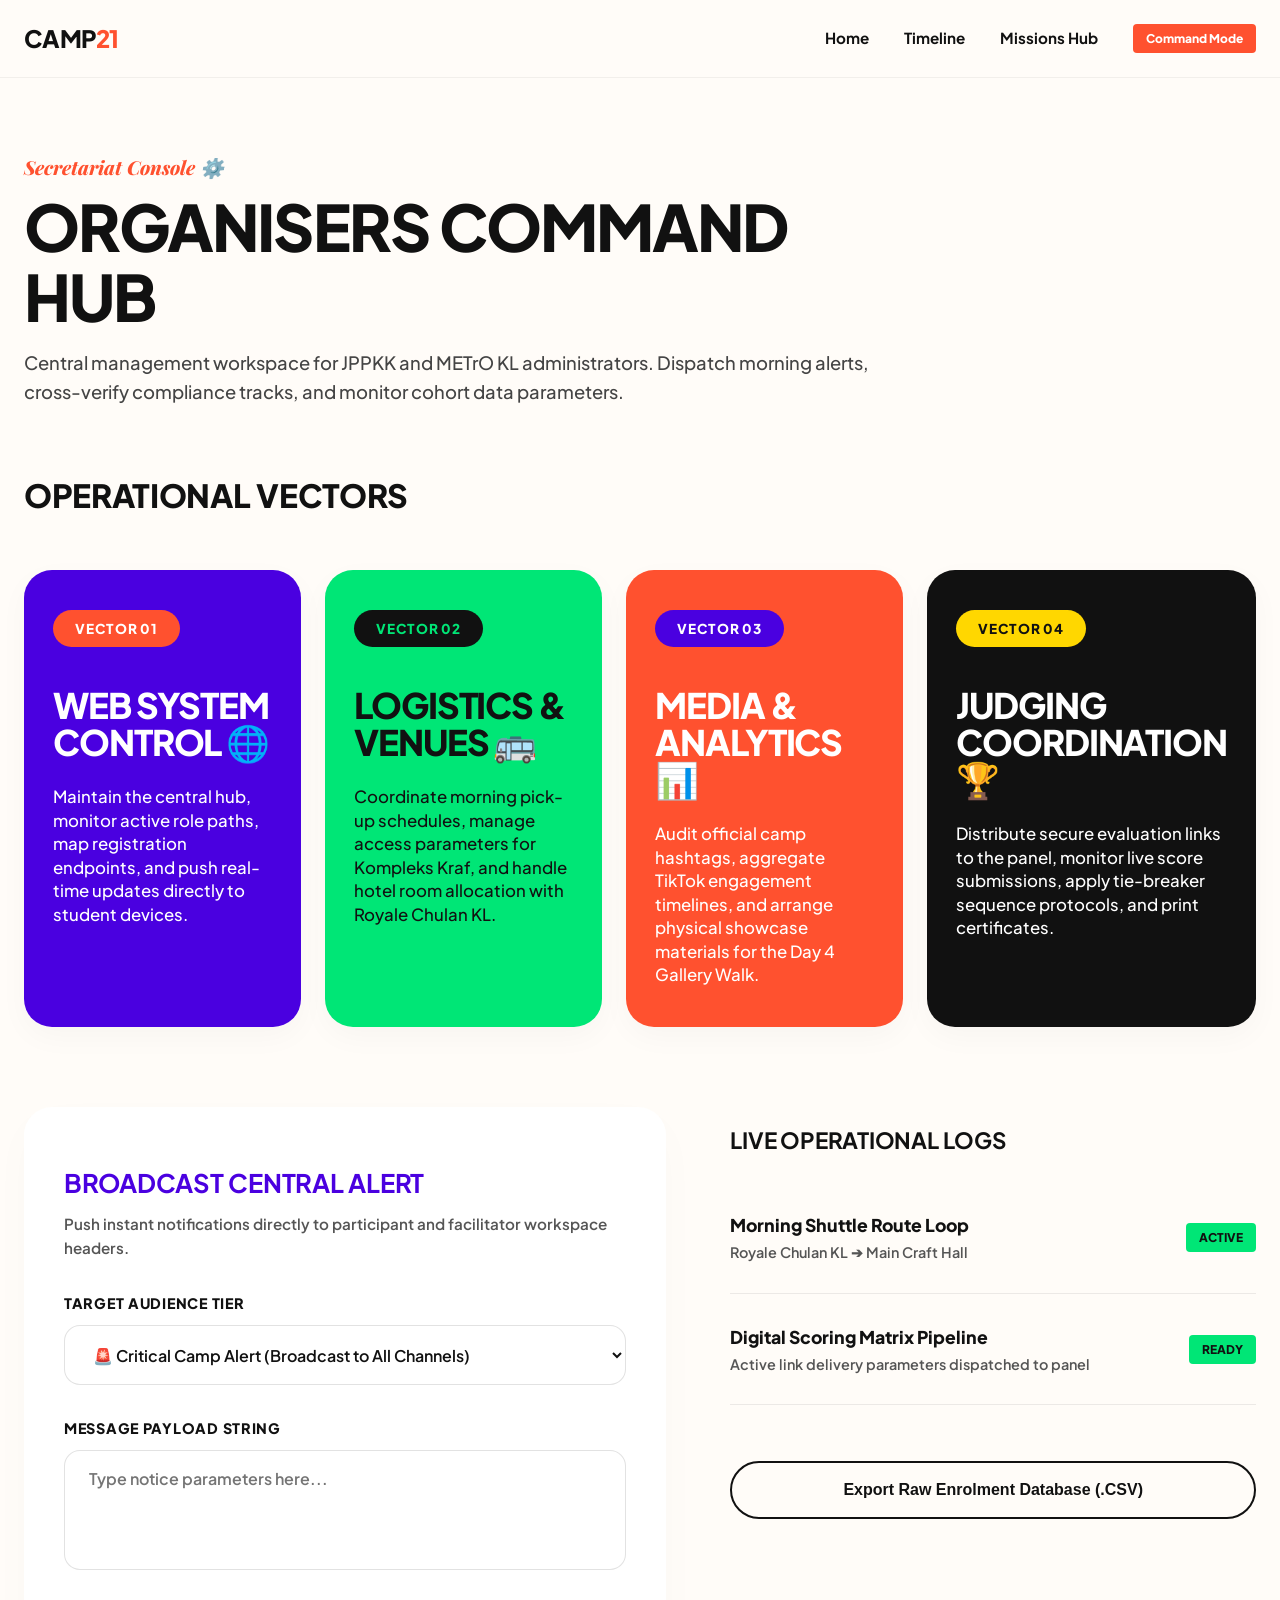
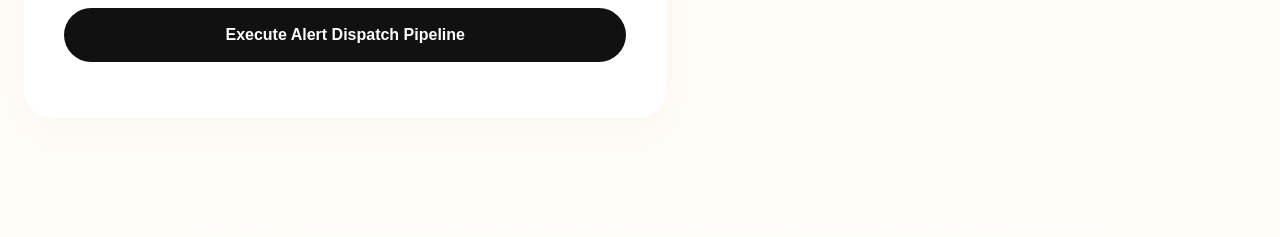
<file: pages/organiser.html>
<!DOCTYPE html>
<html lang="en">
<head>
  <meta charset="UTF-8">
  <meta name="viewport" content="width=device-width, initial-scale=1.0">
  <title>CAMP21: Organiser Command Center</title>
  <link rel="preconnect" href="https://fonts.googleapis.com">
  <link rel="preconnect" href="https://fonts.gstatic.com" crossorigin>
  <link href="https://fonts.googleapis.com/css2?family=Plus+Jakarta+Sans:wght@400;500;700;800;900&family=Playfair+Display:ital,wght@0,600;1,600&display=swap" rel="stylesheet">
  
  <!-- Core Design System Integration Links -->
  <link rel="stylesheet" href="../css/style.css">
  <script src="../js/main.js" defer></script>
  
  <style>
    /* Custom Free-Flow Form Overrides */
    .admin-input-group {
      margin-bottom: 2rem;
    }
    .admin-input-group label {
      display: block;
      font-weight: 800;
      font-size: 0.9rem;
      text-transform: uppercase;
      margin-bottom: 0.6rem;
      color: var(--neo-ink);
      letter-spacing: 0.05em;
    }
    .admin-field {
      width: 100%;
      padding: 1.1rem 1.5rem;
      border-radius: 16px;
      border: 1px solid rgba(17, 17, 17, 0.12);
      background-color: #ffffff;
      font-family: var(--font-sans);
      font-size: 1rem;
      font-weight: 600;
      color: var(--neo-ink);
      transition: var(--transition-smooth);
    }
    .admin-field:focus {
      outline: none;
      border-color: var(--neo-ultraviolet);
      box-shadow: 0 0 0 4px rgba(74, 0, 224, 0.05);
    }
    
    /* Interactive Split Panel */
    .command-split-grid {
      display: grid;
      grid-template-columns: 1.1fr 0.9fr;
      gap: 4rem;
      margin-top: 5rem;
      align-items: start;
    }
    
    @media (max-width: 1024px) {
      .command-split-grid { grid-template-columns: 1fr; gap: 3rem; }
    }
  </style>
</head>
<body>

  <!-- FIXED NAVIGATION HEADER -->
  <header>
    <div class="wide nav-wrap">
      <a href="../index.html" class="brand">CAMP<span>21</span></a>
      <nav class="nav-links">
        <a href="../index.html">Home</a>
        <a href="programme.html">Timeline</a>
        <a href="participants.html">Missions Hub</a>
        <span class="meta-tag" style="background: var(--neo-tangerine); color: #fff; font-weight: 900; padding: 0.3rem 0.8rem; border-radius: 4px; font-size: 0.75rem;">Command Mode</span>
      </nav>
    </div>
  </header>

  <!-- MAIN CONTENT SURFACE -->
  <main class="wide" style="padding-top: 4rem;">
    
    <!-- Open Editorial Header Area -->
    <div style="max-width: 850px; margin-bottom: 4rem;" class="reveal">
      <span style="color: var(--neo-tangerine); font-weight: 800; font-family: var(--font-serif); font-style: italic; font-size: 1.2rem; display: block; margin-bottom: 0.5rem;">Secretariat Console ⚙️</span>
      <h1 style="font-size: clamp(2.5rem, 5vw, 4rem); font-weight: 900; text-transform: uppercase; letter-spacing: -0.03em; line-height: 1.1;">Organisers Command Hub</h1>
      <p style="font-size: 1.15rem; color: #444; font-weight: 500; margin-top: 1rem;">Central management workspace for JPPKK and METrO KL administrators. Dispatch morning alerts, cross-verify compliance tracks, and monitor cohort data parameters.</p>
    </div>

    <!-- OPERATIONAL COMMAND VECTOR MODULES (Mix-Match Color Sequence Blocks matching image_4afb20.png) -->
    <section style="margin-top: 2rem;">
      <h2 style="font-size: 2rem; font-weight: 900; text-transform: uppercase; margin-bottom: 2rem; letter-spacing: -0.01em;">Operational Vectors</h2>
      
      <div class="sequence-grid reveal">
        
        <!-- Pillar 1 Block -->
        <article class="sequence-block seq-purple">
          <span class="stage-badge">Vector 01</span>
          <h3>Web System<br>Control 🌐</h3>
          <p>Maintain the central hub, monitor active role paths, map registration endpoints, and push real-time updates directly to student devices.</p>
        </article>

        <!-- Pillar 2 Block -->
        <article class="sequence-block seq-jade">
          <span class="stage-badge">Vector 02</span>
          <h3>Logistics &amp;<br>Venues 🚌</h3>
          <p>Coordinate morning pick-up schedules, manage access parameters for Kompleks Kraf, and handle hotel room allocation with Royale Chulan KL.</p>
        </article>

        <!-- Pillar 3 Block -->
        <article class="sequence-block seq-tangerine">
          <span class="stage-badge">Vector 03</span>
          <h3>Media &amp;<br>Analytics 📊</h3>
          <p>Audit official camp hashtags, aggregate TikTok engagement timelines, and arrange physical showcase materials for the Day 4 Gallery Walk.</p>
        </article>

        <!-- Pillar 4 Block -->
        <article class="sequence-block seq-dark">
          <span class="stage-badge">Vector 04</span>
          <h3>Judging<br>Coordination 🏆</h3>
          <p>Distribute secure evaluation links to the panel, monitor live score submissions, apply tie-breaker sequence protocols, and print certificates.</p>
        </article>

      </div>
    </section>

    <!-- TWO-COLUMN BROADCAST INTERFACE & REVENUE EXPORTS -->
    <section class="command-split-grid padded-bottom" style="padding-bottom: 6rem;">
      
      <!-- LEFT FIELD: ASYNCHRONOUS NOTICE DISPATCHER -->
      <div class="reveal" style="background: #ffffff; padding: 3.5rem 2.5rem; border-radius: var(--radius-sequence); box-shadow: 0 15px 45px rgba(0, 0, 0, 0.02);">
        <h3 style="text-transform: uppercase; font-size: 1.6rem; margin-bottom: 0.5rem; color: var(--neo-ultraviolet); letter-spacing: -0.01em;">Broadcast Central Alert</h3>
        <p style="font-size: 0.95rem; color: #555; font-weight: 600; margin-bottom: 2rem;">Push instant notifications directly to participant and facilitator workspace headers.</p>
        
        <form onsubmit="alert('Alert successfully transmitted to all active user channels.'); this.reset(); return false;">
          <div class="admin-input-group">
            <label>Target Audience Tier</label>
            <select class="admin-field">
              <option>🚨 Critical Camp Alert (Broadcast to All Channels)</option>
              <option>💡 Faculty Instruction (Trainers &amp; Lecturers Only)</option>
              <option>🎬 Social Deadline Reminder (Participants Only)</option>
            </select>
          </div>
          
          <div class="admin-input-group">
            <label>Message Payload String</label>
            <textarea class="admin-field" style="height: 120px; resize: none; border-radius: 16px;" placeholder="Type notice parameters here..." required></textarea>
          </div>
          
          <button type="submit" class="btn-primary" style="width: 100%; padding: 1.1rem; background: var(--neo-ink); font-size: 1rem;">Execute Alert Dispatch Pipeline</button>
        </form>
      </div>

      <!-- RIGHT FIELD: UNBOXED RUNNING MONITOR LOGS -->
      <div class="reveal" style="padding-top: 1rem;">
        <h3 style="text-transform: uppercase; font-size: 1.4rem; margin-bottom: 1.5rem; letter-spacing: -0.01em;">Live Operational Logs</h3>
        
        <div class="fluid-row" style="padding: 1.8rem 0;">
          <div>
            <div style="font-weight: 800; font-size: 1.1rem;">Morning Shuttle Route Loop</div>
            <div style="font-size: 0.9rem; color: #555; font-weight: 600; margin-top: 0.1rem;">Royale Chulan KL ➔ Main Craft Hall</div>
          </div>
          <span style="background: var(--neo-jade); color: var(--neo-ink); font-weight: 800; font-size: 0.75rem; padding: 0.3rem 0.8rem; border-radius: 4px; text-transform: uppercase;">Active</span>
        </div>

        <div class="fluid-row" style="padding: 1.8rem 0;">
          <div>
            <div style="font-weight: 800; font-size: 1.1rem;">Digital Scoring Matrix Pipeline</div>
            <div style="font-size: 0.9rem; color: #555; font-weight: 600; margin-top: 0.1rem;">Active link delivery parameters dispatched to panel</div>
          </div>
          <span style="background: var(--neo-jade); color: var(--neo-ink); font-weight: 800; font-size: 0.75rem; padding: 0.3rem 0.8rem; border-radius: 4px; text-transform: uppercase;">Ready</span>
        </div>
        
        <div style="margin-top: 3.5rem;">
          <button type="button" class="btn-primary" style="background: transparent; color: var(--neo-ink); border: 2px solid var(--neo-ink); width: 100%; padding: 1.1rem; font-size: 1rem;" onclick="alert('Compiling relational student parameters... Exporting registration log spreadsheet package.')">
            Export Raw Enrolment Database (.CSV)
          </button>
        </div>
      </div>

    </section>
  </main>

  <!-- FOOTER -->
  <footer>
    <div class="wide" style="text-align: center; font-weight: 700; color: rgba(255,255,255,0.4); font-size: 0.9rem;">
      © 2026 CAMP21: Synergising Literacies. Supervised under the combined administrative deployment authority of JPPKK &amp; METrO KL.
    </div>
  </footer>

</body>
</html>
</file>
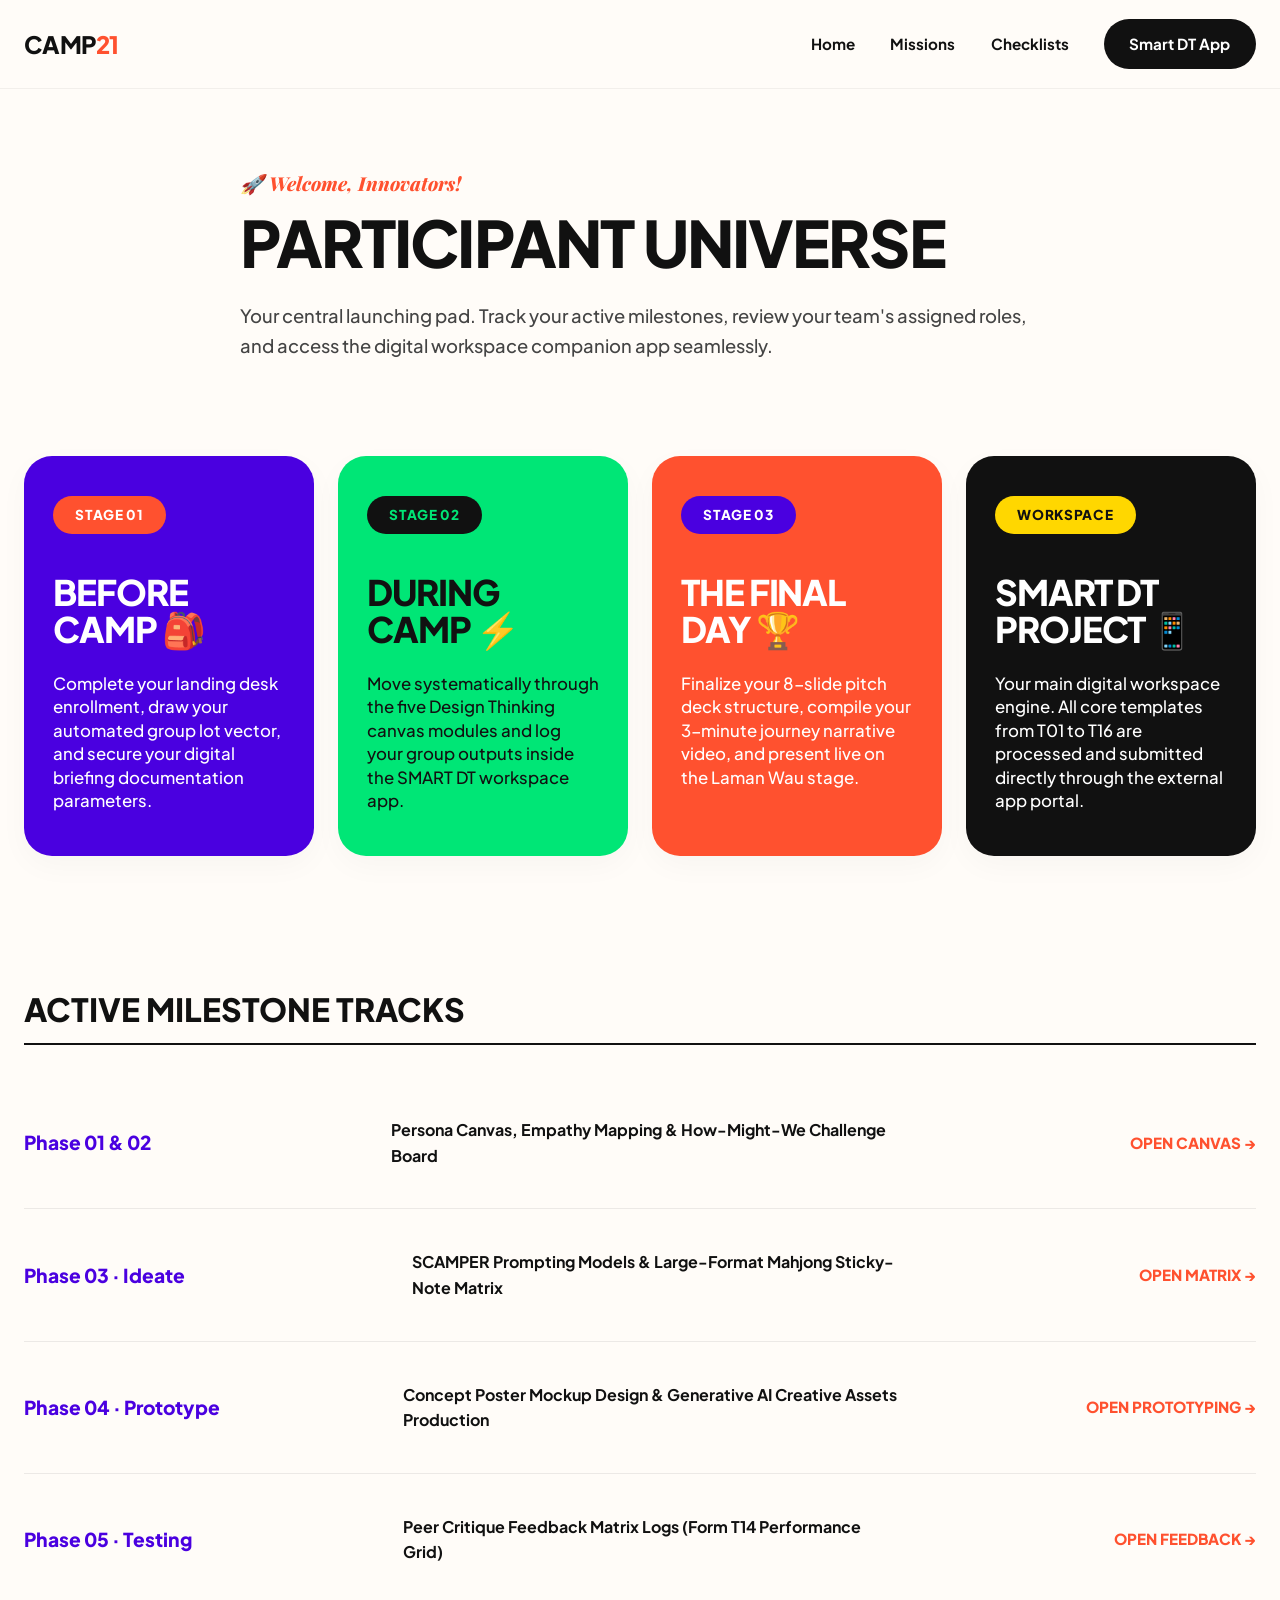
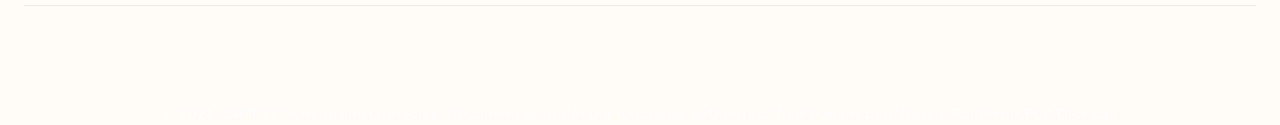
<file: pages/participants.html>
<!DOCTYPE html>
<html lang="en">
<head>
  <meta charset="UTF-8">
  <meta name="viewport" content="width=device-width, initial-scale=1.0">
  <title>CAMP21: Participant Universe</title>
  <link rel="preconnect" href="https://fonts.googleapis.com">
  <link rel="preconnect" href="https://fonts.gstatic.com" crossorigin>
  <link href="https://fonts.googleapis.com/css2?family=Plus+Jakarta+Sans:wght@400;500;700;800;900&family=Playfair+Display:ital,wght@0,600;1,600&display=swap" rel="stylesheet">
  
  <!-- Direct Linkage to Unified Global Styling System Authority -->
  <link rel="stylesheet" href="../css/style.css">
  <script src="../js/main.js" defer></script>
</head>
<body>

  <!-- CLEAN FIXED HEADER NAVIGATION -->
  <header>
    <div class="wide nav-wrap">
      <a href="../index.html" class="brand">CAMP<span>21</span></a>
      <nav class="nav-links">
        <a href="../index.html">Home</a>
        <a href="#stages">Missions</a>
        <a href="#deliverables">Checklists</a>
        <a href="https://smart-dt-project.netlify.app/welcome.html" target="_blank" class="btn-primary">Smart DT App</a>
      </nav>
    </div>
  </header>

  <!-- OPEN EDITORIAL HERO ZONE -->
  <section class="wide" style="padding: 5rem 0 3rem; max-width: 800px;">
    <div class="reveal">
      <span style="color: var(--neo-tangerine); font-weight: 800; font-family: var(--font-serif); font-style: italic; font-size: 1.2rem; display: block; margin-bottom: 0.5rem;">🚀 Welcome, Innovators!</span>
      <h1 style="font-size: clamp(2.5rem, 5vw, 4rem); font-weight: 900; text-transform: uppercase; letter-spacing: -0.03em; line-height: 1.1; margin-bottom: 1.5rem;">Participant Universe</h1>
      <p style="font-size: 1.15rem; color: #444; font-weight: 500;">Your central launching pad. Track your active milestones, review your team's assigned roles, and access the digital workspace companion app seamlessly.</p>
    </div>
  </section>

  <!-- THE WORKFLOW STAGES (Solid Mix-Match Sequence Blocks matching image_4afb20.png) -->
  <section class="wide" id="stages" style="margin-top: 2rem;">
    <div class="sequence-grid reveal">
      
      <!-- Stage 1 Block -->
      <article class="sequence-block seq-purple">
        <span class="stage-badge">Stage 01</span>
        <h3>Before<br>Camp 🎒</h3>
        <p>Complete your landing desk enrollment, draw your automated group lot vector, and secure your digital briefing documentation parameters.</p>
      </article>

      <!-- Stage 2 Block -->
      <article class="sequence-block seq-jade">
        <span class="stage-badge">Stage 02</span>
        <h3>During<br>Camp ⚡</h3>
        <p>Move systematically through the five Design Thinking canvas modules and log your group outputs inside the SMART DT workspace app.</p>
      </article>

      <!-- Stage 3 Block -->
      <article class="sequence-block seq-tangerine">
        <span class="stage-badge">Stage 03</span>
        <h3>The Final<br>Day 🏆</h3>
        <p>Finalize your 8-slide pitch deck structure, compile your 3-minute journey narrative video, and present live on the Laman Wau stage.</p>
      </article>

      <!-- App Shortcut Info Block -->
      <article class="sequence-block seq-dark">
        <span class="stage-badge">Workspace</span>
        <h3>Smart DT<br>Project 📱</h3>
        <p>Your main digital workspace engine. All core templates from T01 to T16 are processed and submitted directly through the external app portal.</p>
      </article>

    </section>
  </section>

  <!-- UNBOXED FLUID REPOSITORIES & DELIVERABLES CHECKLIST -->
  <section class="wide" id="deliverables" style="margin-top: 8rem; padding-bottom: 6rem;">
    <h2 style="font-size: 2rem; font-weight: 900; text-transform: uppercase; margin-bottom: 2rem; border-bottom: 2px solid #111; padding-bottom: 0.5rem;">Active Milestone Tracks</h2>
    
    <!-- Fluid Row Checkpoints -->
    <div class="fluid-row reveal">
      <div style="font-weight: 800; font-size: 1.2rem; color: var(--neo-ultraviolet);">Phase 01 &amp; 02</div>
      <div style="font-weight: 700; max-width: 500px;">Persona Canvas, Empathy Mapping &amp; How-Might-We Challenge Board</div>
      <a href="https://smart-dt-project.netlify.app/welcome.html" target="_blank" style="color: var(--neo-tangerine); font-weight: 800; font-size: 0.95rem; text-transform: uppercase;">Open Canvas →</a>
    </div>

    <div class="fluid-row reveal">
      <div style="font-weight: 800; font-size: 1.2rem; color: var(--neo-ultraviolet);">Phase 03 · Ideate</div>
      <div style="font-weight: 700; max-width: 500px;">SCAMPER Prompting Models &amp; Large-Format Mahjong Sticky-Note Matrix</div>
      <a href="https://smart-dt-project.netlify.app/welcome.html" target="_blank" style="color: var(--neo-tangerine); font-weight: 800; font-size: 0.95rem; text-transform: uppercase;">Open Matrix →</a>
    </div>

    <div class="fluid-row reveal">
      <div style="font-weight: 800; font-size: 1.2rem; color: var(--neo-ultraviolet);">Phase 04 · Prototype</div>
      <div style="font-weight: 700; max-width: 500px;">Concept Poster Mockup Design &amp; Generative AI Creative Assets Production</div>
      <a href="https://smart-dt-project.netlify.app/welcome.html" target="_blank" style="color: var(--neo-tangerine); font-weight: 800; font-size: 0.95rem; text-transform: uppercase;">Open Prototyping →</a>
    </div>

    <div class="fluid-row reveal">
      <div style="font-weight: 800; font-size: 1.2rem; color: var(--neo-ultraviolet);">Phase 05 · Testing</div>
      <div style="font-weight: 700; max-width: 500px;">Peer Critique Feedback Matrix Logs (Form T14 Performance Grid)</div>
      <a href="https://smart-dt-project.netlify.app/welcome.html" target="_blank" style="color: var(--neo-tangerine); font-weight: 800; font-size: 0.95rem; text-transform: uppercase;">Open Feedback →</a>
    </div>
  </section>

  <!-- FOOTER -->
  <footer>
    <div class="wide" style="text-align: center; font-weight: 700; color: rgba(255,255,255,0.4); font-size: 0.9rem;">
      © 2026 CAMP21: Synergising Literacies. Documented under the functional authority of Julie Marlina binti Hasan, Politeknik Port Dickson.
    </div>
  </footer>

</body>
</html>
</file>
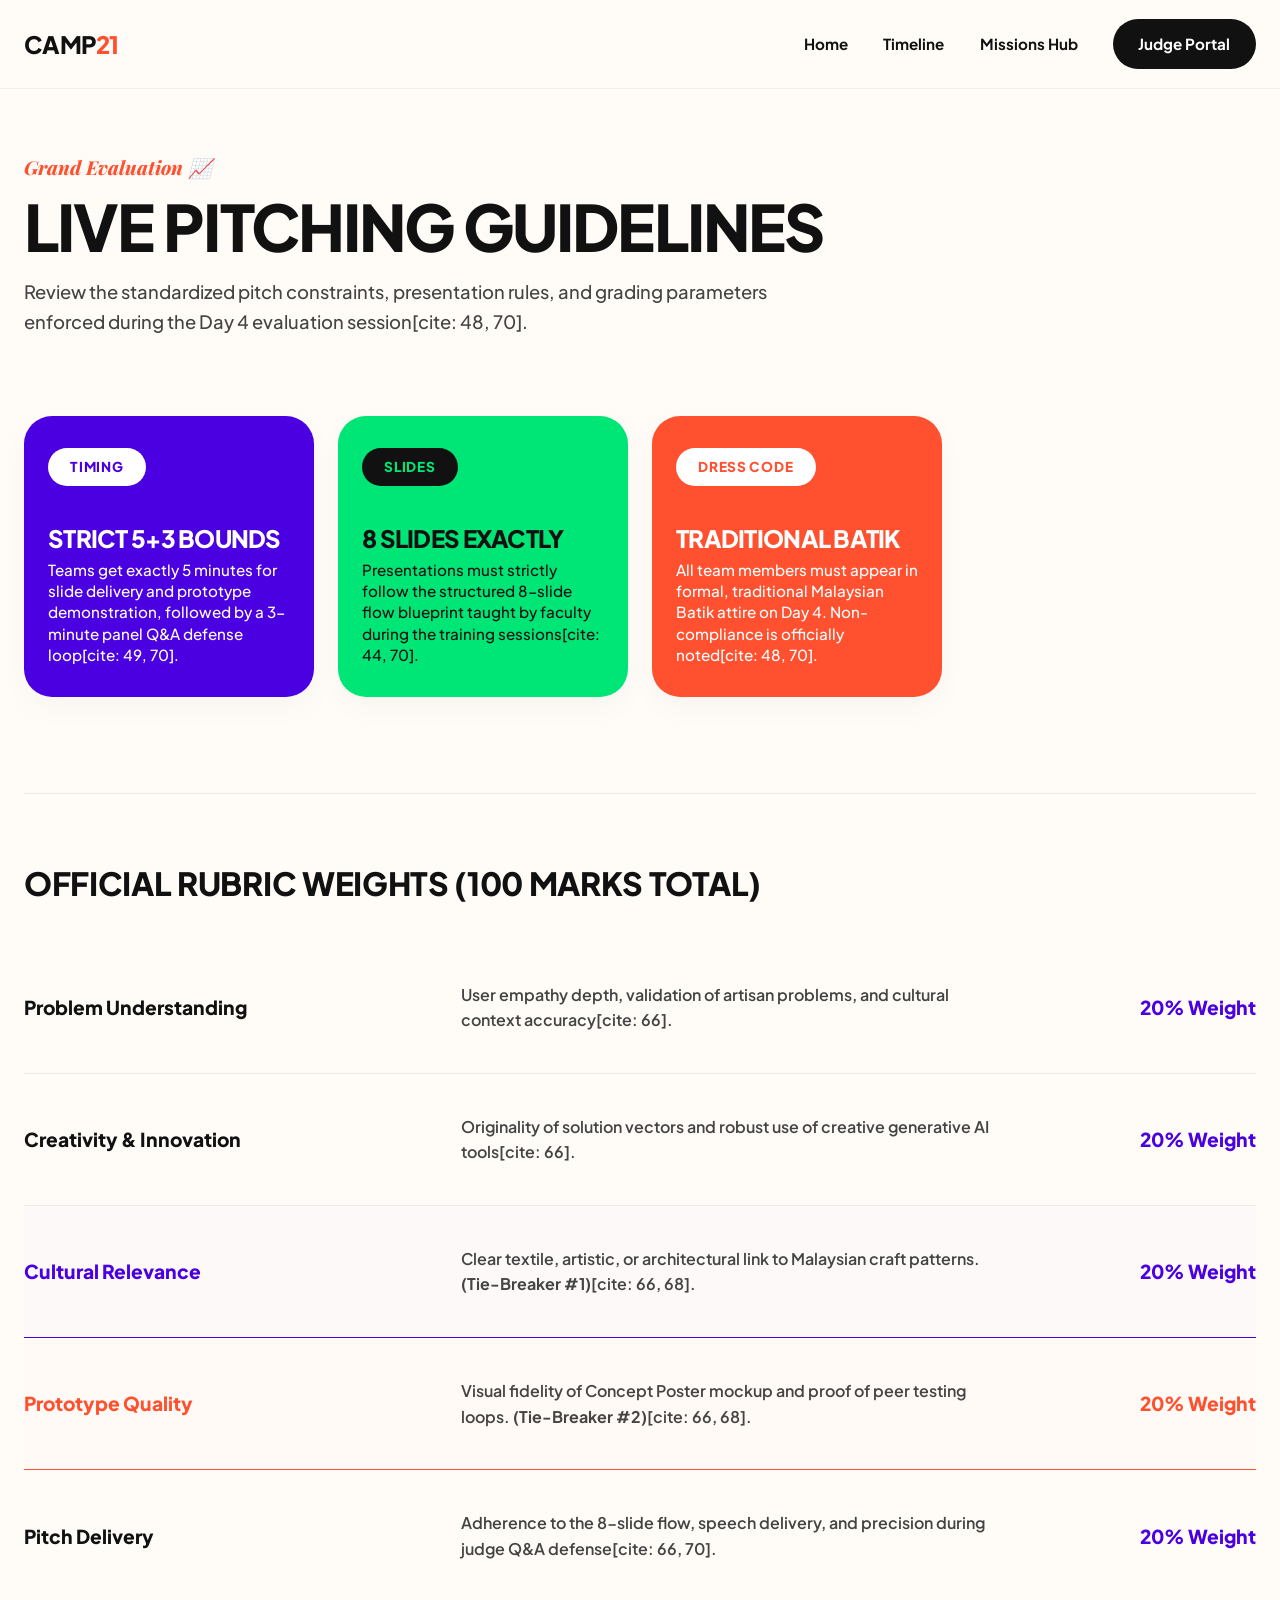
<file: pages/pitching.html>
<!DOCTYPE html>
<html lang="en">
<head>
  <meta charset="UTF-8">
  <meta name="viewport" content="width=device-width, initial-scale=1.0">
  <title>CAMP21: Pitching Specifications</title>
  <link rel="preconnect" href="https://fonts.googleapis.com">
  <link rel="preconnect" href="https://fonts.gstatic.com" crossorigin>
  <link href="https://fonts.googleapis.com/css2?family=Plus+Jakarta+Sans:wght@400;500;700;800;900&family=Playfair+Display:ital,wght@0,600;1,600&display=swap" rel="stylesheet">
  
  <link rel="stylesheet" href="../css/style.css">
  <script src="../js/main.js" defer></script>
</head>
<body>

  <header>
    <div class="wide nav-wrap">
      <a href="../index.html" class="brand">CAMP<span>21</span></a>
      <nav class="nav-links">
        <a href="../index.html">Home</a>
        <a href="programme.html">Timeline</a>
        <a href="participants.html">Missions Hub</a>
        <a href="judges.html" class="btn-primary">Judge Portal</a>
      </nav>
    </div>
  </header>

  <main class="wide" style="padding-top: 4rem;">
    
    <div style="margin-bottom: 5rem; max-width: 800px;" class="reveal">
      <span style="color: var(--neo-tangerine); font-weight: 800; font-family: var(--font-serif); font-style: italic; font-size: 1.2rem; display: block; margin-bottom: 0.5rem;">Grand Evaluation 📈</span>
      <h1 style="font-size: clamp(2.5rem, 5vw, 4rem); font-weight: 900; text-transform: uppercase; letter-spacing: -0.03em; line-height: 1.1;">Live Pitching Guidelines</h1>
      <p style="font-size: 1.15rem; color: #444; font-weight: 500; margin-top: 1rem;">Review the standardized pitch constraints, presentation rules, and grading parameters enforced during the Day 4 evaluation session[cite: 48, 70].</p>
    </div>

    <section class="reveal" style="margin-bottom: 6rem;">
      <div class="sequence-grid">
        <article class="sequence-block seq-purple" style="min-height: 240px; padding: 2rem 1.5rem;">
          <span class="stage-badge" style="background:#fff; color:var(--neo-ultraviolet);">Timing</span>
          <h3 style="font-size: 1.5rem; margin-bottom: 0.5rem;">Strict 5+3 Bounds</h3>
          <p style="font-size: 0.95rem;">Teams get exactly 5 minutes for slide delivery and prototype demonstration, followed by a 3-minute panel Q&amp;A defense loop[cite: 49, 70].</p>
        </article>
        
        <article class="sequence-block seq-jade" style="min-height: 240px; padding: 2rem 1.5rem;">
          <span class="stage-badge" style="background:var(--neo-ink); color:var(--neo-jade);">Slides</span>
          <h3 style="font-size: 1.5rem; margin-bottom: 0.5rem;">8 Slides Exactly</h3>
          <p style="font-size: 0.95rem;">Presentations must strictly follow the structured 8-slide flow blueprint taught by faculty during the training sessions[cite: 44, 70].</p>
        </article>
        
        <article class="sequence-block seq-tangerine" style="min-height: 240px; padding: 2rem 1.5rem;">
          <span class="stage-badge" style="background:#fff; color:var(--neo-tangerine);">Dress Code</span>
          <h3 style="font-size: 1.5rem; margin-bottom: 0.5rem;">Traditional Batik</h3>
          <p style="font-size: 0.95rem;">All team members must appear in formal, traditional Malaysian Batik attire on Day 4. Non-compliance is officially noted[cite: 48, 70].</p>
        </article>
      </div>
    </section>

    <section class="reveal" style="padding-bottom: 6rem; border-top: 1px solid rgba(17,17,17,0.08); padding-top: 4rem;">
      <h2 style="font-size: 2rem; font-weight: 900; text-transform: uppercase; margin-bottom: 2rem; letter-spacing: -0.01em;">Official Rubric Weights (100 Marks Total)</h2>
      
      <div class="fluid-row">
        <div style="font-weight: 800; font-size: 1.2rem; color: var(--neo-ink); width: 25%;">Problem Understanding</div>
        <div style="font-weight: 600; max-width: 550px; color: #444;">User empathy depth, validation of artisan problems, and cultural context accuracy[cite: 66].</div>
        <div style="font-weight: 900; color: var(--neo-ultraviolet); font-size: 1.2rem;">20% Weight</div>
      </div>

      <div class="fluid-row">
        <div style="font-weight: 800; font-size: 1.2rem; color: var(--neo-ink); width: 25%;">Creativity &amp; Innovation</div>
        <div style="font-weight: 600; max-width: 550px; color: #444;">Originality of solution vectors and robust use of creative generative AI tools[cite: 66].</div>
        <div style="font-weight: 900; color: var(--neo-ultraviolet); font-size: 1.2rem;">20% Weight</div>
      </div>

      <div class="fluid-row" style="border-bottom-color: var(--neo-ultraviolet); background-color: rgba(74,0,224,0.01);">
        <div style="font-weight: 800; font-size: 1.2rem; color: var(--neo-ultraviolet); width: 25%;">Cultural Relevance</div>
        <div style="font-weight: 600; max-width: 550px; color: #444;">Clear textile, artistic, or architectural link to Malaysian craft patterns. <strong>(Tie-Breaker #1)</strong>[cite: 66, 68].</div>
        <div style="font-weight: 900; color: var(--neo-ultraviolet); font-size: 1.2rem;">20% Weight</div>
      </div>

      <div class="fluid-row" style="border-bottom-color: var(--neo-tangerine); background-color: rgba(255,81,47,0.01);">
        <div style="font-weight: 800; font-size: 1.2rem; color: var(--neo-tangerine); width: 25%;">Prototype Quality</div>
        <div style="font-weight: 600; max-width: 550px; color: #444;">Visual fidelity of Concept Poster mockup and proof of peer testing loops. <strong>(Tie-Breaker #2)</strong>[cite: 66, 68].</div>
        <div style="font-weight: 900; color: var(--neo-tangerine); font-size: 1.2rem;">20% Weight</div>
      </div>

      <div class="fluid-row">
        <div style="font-weight: 800; font-size: 1.2rem; color: var(--neo-ink); width: 25%;">Pitch Delivery</div>
        <div style="font-weight: 600; max-width: 550px; color: #444;">Adherence to the 8-slide flow, speech delivery, and precision during judge Q&amp;A defense[cite: 66, 70].</div>
        <div style="font-weight: 900; color: var(--neo-ultraviolet); font-size: 1.2rem;">20% Weight</div>
      </div>
    </section>

  </main>
</body>
</html>
</file>
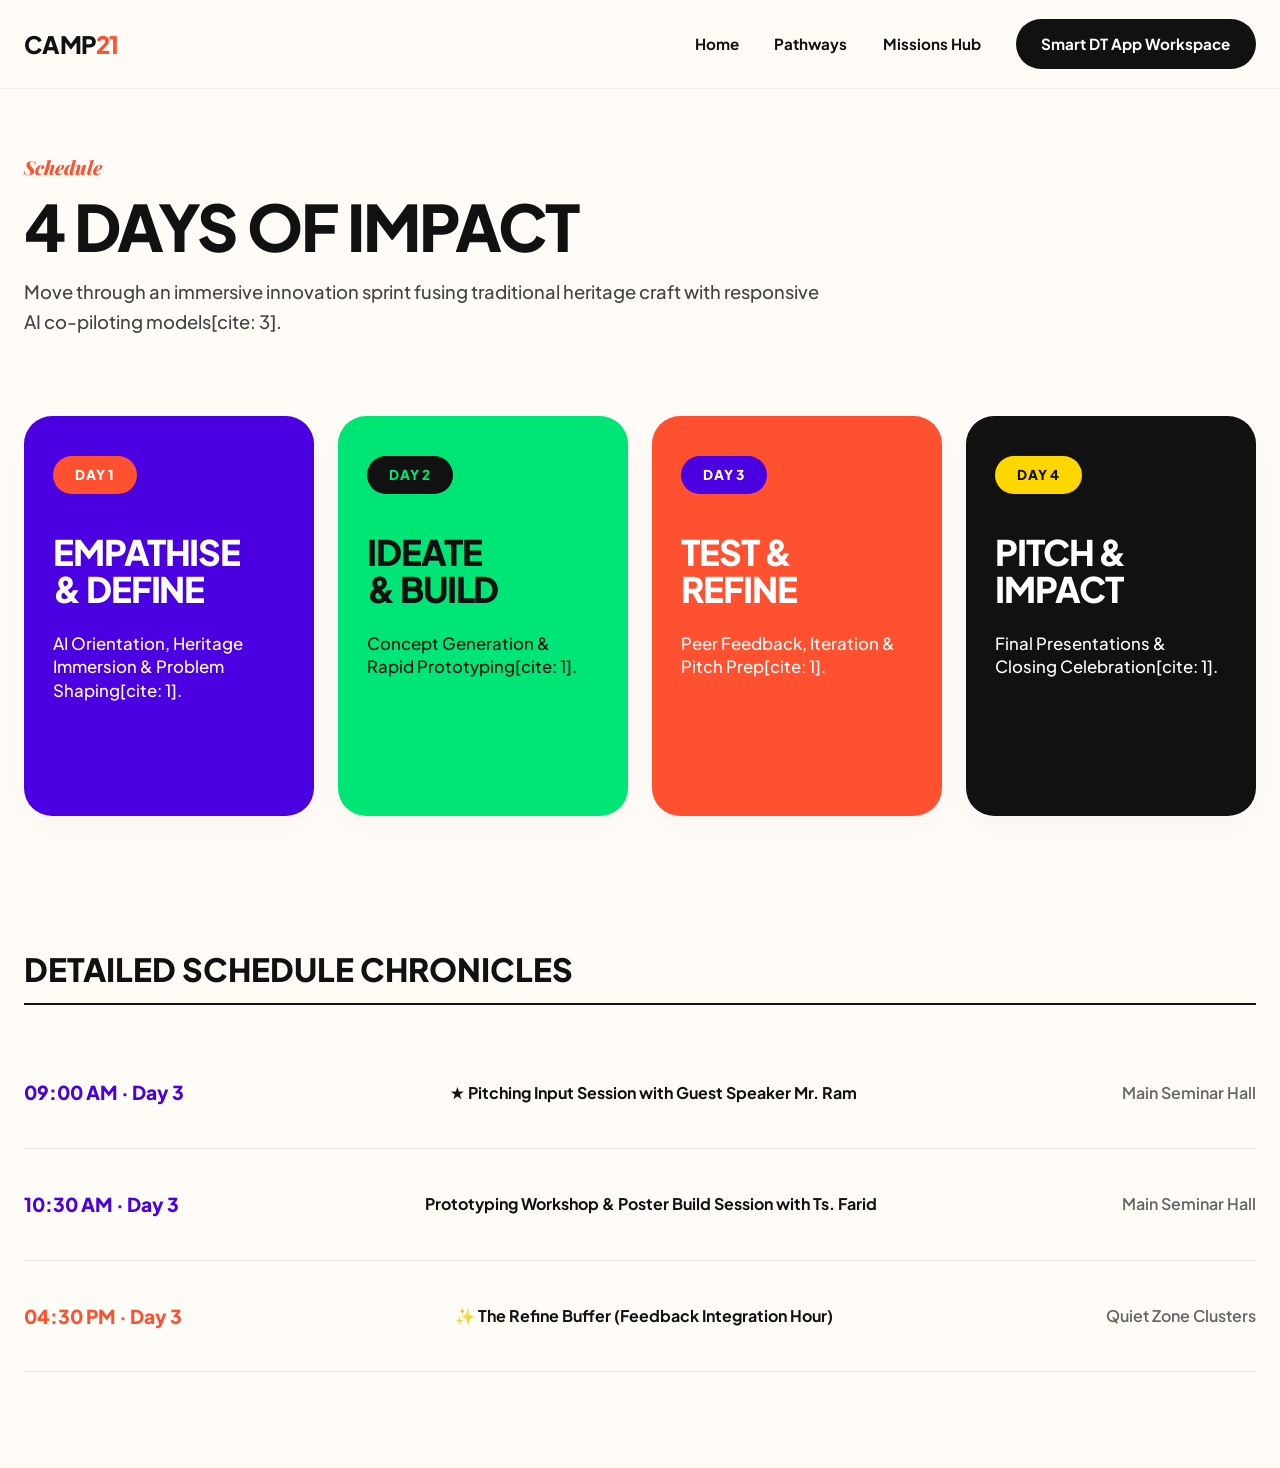
<file: pages/programme.html>
<!DOCTYPE html>
<html lang="en">
<head>
  <meta charset="UTF-8">
  <meta name="viewport" content="width=device-width, initial-scale=1.0">
  <title>CAMP21: Programme Timeline</title>
  <link rel="preconnect" href="https://fonts.googleapis.com">
  <link rel="preconnect" href="https://fonts.gstatic.com" crossorigin>
  <link href="https://fonts.googleapis.com/css2?family=Plus+Jakarta+Sans:wght@400;500;700;800;900&family=Playfair+Display:ital,wght@0,600;1,600&display=swap" rel="stylesheet">
  
  <link rel="stylesheet" href="../css/style.css">
  <script src="../js/main.js" defer></script>
</head>
<body>

  <!-- STICKY NAVBAR -->
  <header>
    <div class="wide nav-wrap">
      <a href="../index.html" class="brand">CAMP<span>21</span></a>
      <nav class="nav-links">
        <a href="../index.html">Home</a>
        <a href="../index.html#pathways">Pathways</a>
        <a href="participants.html">Missions Hub</a>
        <a href="https://smart-dt-project.netlify.app/welcome.html" target="_blank" class="btn-primary">Smart DT App Workspace</a>
      </nav>
    </div>
  </header>

  <!-- FREE FLOW EDITORIAL HEADER -->
  <main class="wide" style="padding-top: 4rem;">
    
    <div style="margin-bottom: 5rem; max-width: 800px;" class="reveal">
      <span style="color: var(--neo-tangerine); font-weight: 800; font-family: var(--font-serif); font-style: italic; font-size: 1.2rem; display: block; margin-bottom: 0.5rem;">Schedule</span>
      <h1 style="font-size: clamp(2.5rem, 5vw, 4rem); font-weight: 900; text-transform: uppercase; letter-spacing: -0.03em; line-height: 1.1;">4 Days of Impact</h1>
      <p style="font-size: 1.15rem; color: #444; font-weight: 500; margin-top: 1rem;">Move through an immersive innovation sprint fusing traditional heritage craft with responsive AI co-piloting models[cite: 3].</p>
    </div>

    <!-- SEQUENTIAL FLOW BLOCKS SECTION (Matches image_4afb20.png 1:1) -->
    <section class="sequence-grid reveal">
      
      <!-- Day 1 Block -->
      <article class="sequence-block seq-purple">
        <span class="stage-badge">Day 1</span>
        <h3>Empathise<br>&amp; Define</h3>
        <p>AI Orientation, Heritage Immersion &amp; Problem Shaping[cite: 1].</p>
      </article>

      <!-- Day 2 Block -->
      <article class="sequence-block seq-jade">
        <span class="stage-badge">Day 2</span>
        <h3>Ideate<br>&amp; Build</h3>
        <p>Concept Generation &amp; Rapid Prototyping[cite: 1].</p>
      </article>

      <!-- Day 3 Block -->
      <article class="sequence-block seq-tangerine">
        <span class="stage-badge">Day 3</span>
        <h3>Test &amp;<br>Refine</h3>
        <p>Peer Feedback, Iteration &amp; Pitch Prep[cite: 1].</p>
      </article>

      <!-- Day 4 Block -->
      <article class="sequence-block seq-dark">
        <span class="stage-badge">Day 4</span>
        <h3>Pitch &amp;<br>Impact</h3>
        <p>Final Presentations &amp; Closing Celebration[cite: 1].</p>
      </article>

    </section>

    <!-- SPACIOUS FREE-FLOW DETAIL CHRONOLOGY -->
    <section style="margin-top: 8rem; padding-bottom: 6rem;">
      <h2 style="font-size: 2rem; font-weight: 900; text-transform: uppercase; margin-bottom: 2rem; border-bottom: 2px solid #111; padding-bottom: 0.5rem;">Detailed Schedule Chronicles</h2>
      
      <div class="fluid-row reveal">
        <div style="font-weight: 800; font-size: 1.2rem; color: var(--neo-ultraviolet);">09:00 AM · Day 3</div>
        <div style="font-weight: 700; max-width: 500px;">★ Pitching Input Session with Guest Speaker Mr. Ram</div>
        <div style="color: #666; font-weight: 600;">Main Seminar Hall</div>
      </div>

      <div class="fluid-row reveal">
        <div style="font-weight: 800; font-size: 1.2rem; color: var(--neo-ultraviolet);">10:30 AM · Day 3</div>
        <div style="font-weight: 700; max-width: 500px;">Prototyping Workshop &amp; Poster Build Session with Ts. Farid</div>
        <div style="color: #666; font-weight: 600;">Main Seminar Hall</div>
      </div>

      <div class="fluid-row reveal">
        <div style="font-weight: 800; font-size: 1.2rem; color: var(--neo-tangerine);">04:30 PM · Day 3</div>
        <div style="font-weight: 700; max-width: 500px;">✨ The Refine Buffer (Feedback Integration Hour)</div>
        <div style="color: #666; font-weight: 600;">Quiet Zone Clusters</div>
      </div>
    </section>

  </main>
</body>
</html>
</file>
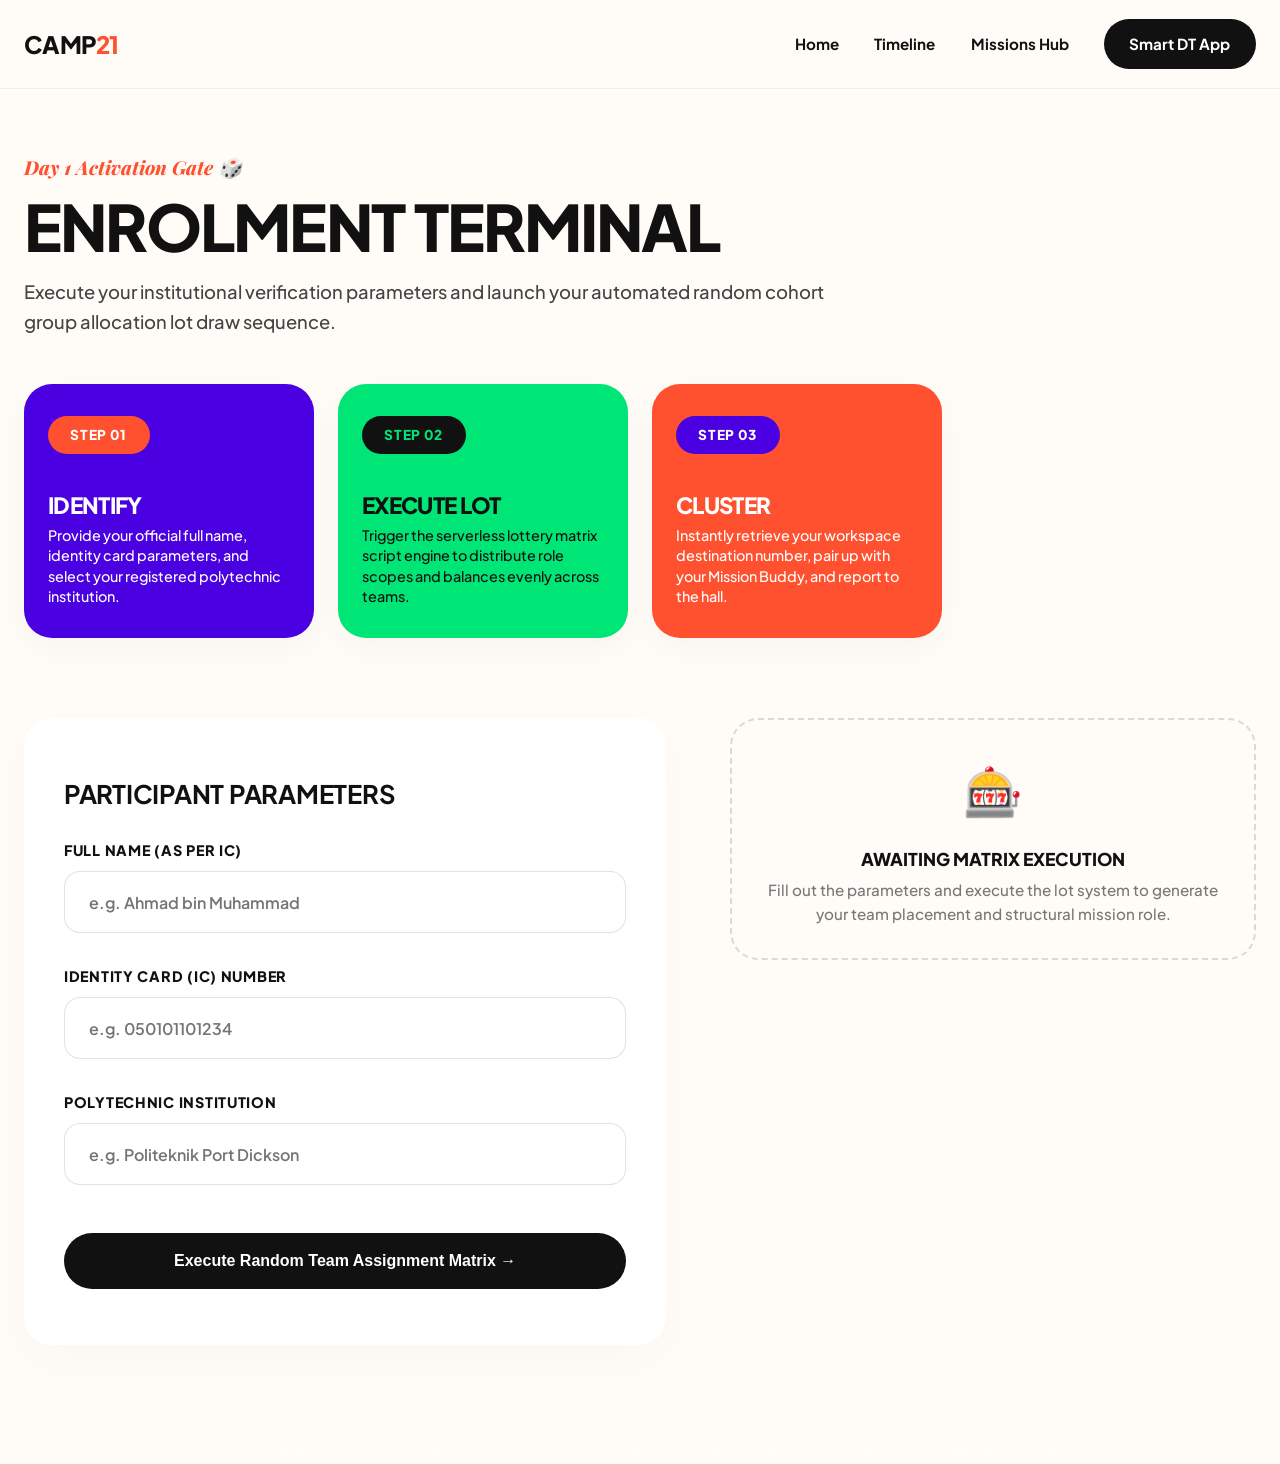
<file: pages/registration.html>
<!DOCTYPE html>
<html lang="en">
<head>
  <meta charset="UTF-8">
  <meta name="viewport" content="width=device-width, initial-scale=1.0">
  <title>CAMP21: Enrolment Terminal</title>
  <link rel="preconnect" href="https://fonts.googleapis.com">
  <link rel="preconnect" href="https://fonts.gstatic.com" crossorigin>
  <link href="https://fonts.googleapis.com/css2?family=Plus+Jakarta+Sans:wght@400;500;700;800;900&family=Playfair+Display:ital,wght@0,600;1,600&display=swap" rel="stylesheet">
  
  <link rel="stylesheet" href="../css/style.css">
  <script src="../js/main.js" defer></script>
  
  <style>
    /* Specific Free-Flow Input Fields styling */
    .terminal-field-group {
      margin-bottom: 2rem;
    }
    .terminal-field-group label {
      display: block;
      font-weight: 800;
      font-size: 0.9rem;
      text-transform: uppercase;
      margin-bottom: 0.6rem;
      color: var(--neo-ink);
      letter-spacing: 0.05em;
    }
    .terminal-input {
      width: 100%;
      padding: 1.2rem 1.5rem;
      border-radius: 16px;
      border: 1px solid rgba(17, 17, 17, 0.12);
      background-color: #ffffff;
      font-family: var(--font-sans);
      font-size: 1rem;
      font-weight: 600;
      color: var(--neo-ink);
      transition: var(--transition-smooth);
    }
    .terminal-input:focus {
      outline: none;
      border-color: var(--neo-ultraviolet);
      background-color: #ffffff;
      box-shadow: 0 10px 30px rgba(74, 0, 224, 0.05);
    }
    
    /* Allocation Output Display Blocks */
    .reveal-allocation-window {
      display: none;
      margin-top: 3rem;
    }
    .reveal-allocation-window.active {
      display: block;
    }
    
    .split-form-layout {
      display: grid;
      grid-template-columns: 1.1fr 0.9fr;
      gap: 4rem;
      align-items: start;
      margin-top: 4rem;
    }
    
    @media (max-width: 1024px) {
      .split-form-layout { grid-template-columns: 1fr; gap: 3rem; }
    }
  </style>
</head>
<body>

  <header>
    <div class="wide nav-wrap">
      <a href="../index.html" class="brand">CAMP<span>21</span></a>
      <nav class="nav-links">
        <a href="../index.html">Home</a>
        <a href="programme.html">Timeline</a>
        <a href="participants.html">Missions Hub</a>
        <a href="https://smart-dt-project.netlify.app/welcome.html" target="_blank" class="btn-primary">Smart DT App</a>
      </nav>
    </div>
  </header>

  <main class="wide" style="padding-top: 4rem;">
    
    <div style="max-width: 800px; margin-bottom: 2rem;" class="reveal">
      <span style="color: var(--neo-tangerine); font-weight: 800; font-family: var(--font-serif); font-style: italic; font-size: 1.2rem; display: block; margin-bottom: 0.5rem;">Day 1 Activation Gate 🎲</span>
      <h1 style="font-size: clamp(2.5rem, 5vw, 4rem); font-weight: 900; text-transform: uppercase; letter-spacing: -0.03em; line-height: 1.1;">Enrolment Terminal</h1>
      <p style="font-size: 1.15rem; color: #444; font-weight: 500; margin-top: 1rem;">Execute your institutional verification parameters and launch your automated random cohort group allocation lot draw sequence.</p>
    </div>

    <section class="reveal" style="margin-top: 3rem; margin-bottom: 5rem;">
      <div class="sequence-grid">
        <div class="sequence-block seq-purple" style="min-height: 220px; padding: 2rem 1.5rem;">
          <span class="stage-badge">Step 01</span>
          <h3 style="font-size: 1.4rem; margin-bottom: 0.5rem;">Identify</h3>
          <p style="font-size: 0.9rem;">Provide your official full name, identity card parameters, and select your registered polytechnic institution.</p>
        </div>
        
        <div class="sequence-block seq-jade" style="min-height: 220px; padding: 2rem 1.5rem;">
          <span class="stage-badge">Step 02</span>
          <h3 style="font-size: 1.4rem; margin-bottom: 0.5rem;">Execute Lot</h3>
          <p style="font-size: 0.9rem;">Trigger the serverless lottery matrix script engine to distribute role scopes and balances evenly across teams.</p>
        </div>
        
        <div class="sequence-block seq-tangerine" style="min-height: 220px; padding: 2rem 1.5rem;">
          <span class="stage-badge">Step 03</span>
          <h3 style="font-size: 1.4rem; margin-bottom: 0.5rem;">Cluster</h3>
          <p style="font-size: 0.9rem;">Instantly retrieve your workspace destination number, pair up with your Mission Buddy, and report to the hall.</p>
        </div>
      </div>
    </section>

    <section class="split-form-layout" style="padding-bottom: 6rem;">
      
      <div id="registrationInputStage" class="reveal" style="background: #ffffff; padding: 3.5rem 2.5rem; border-radius: var(--radius-sequence); box-shadow: 0 15px 45px rgba(0, 0, 0, 0.02);">
        <h3 style="text-transform: uppercase; font-size: 1.6rem; margin-bottom: 1.5rem; letter-spacing: -0.01em;">Participant Parameters</h3>
        
        <form id="camp21EnrolmentPipeline" onsubmit="triggerLotteryAllocationMatrix(); return false;">
          <div class="terminal-field-group">
            <label>Full Name (As per IC)</label>
            <input type="text" class="terminal-input" placeholder="e.g. Ahmad bin Muhammad" required>
          </div>
          
          <div class="terminal-field-group">
            <label>Identity Card (IC) Number</label>
            <input type="text" class="terminal-input" placeholder="e.g. 050101101234" maxlength="12" required>
          </div>
          
          <div class="terminal-field-group">
            <label>Polytechnic Institution</label>
            <input type="text" class="terminal-input" placeholder="e.g. Politeknik Port Dickson" required>
          </div>
          
          <button type="submit" id="pipelineSubmitBtn" class="btn-primary" style="width: 100%; padding: 1.2rem; font-size: 1rem; background: var(--neo-ink); margin-top: 1rem;">
            Execute Random Team Assignment Matrix →
          </button>
        </form>
      </div>

      <aside>
        <div id="allocationRevealPlaceholder" class="reveal" style="padding: 2rem; border: 2px dashed rgba(17,17,17,0.15); border-radius: var(--radius-sequence); text-align: center; color: #777;">
          <div style="font-size: 3rem; margin-bottom: 1rem;">🎰</div>
          <h4 style="text-transform: uppercase; font-size: 1.1rem; font-weight: 800; color: var(--neo-ink);">Awaiting Matrix Execution</h4>
          <p style="font-size: 0.95rem; font-weight: 500; margin-top: 0.3rem;">Fill out the parameters and execute the lot system to generate your team placement and structural mission role.</p>
        </div>

        <div id="allocationSuccessWindow" class="reveal-allocation-window sequence-block seq-purple" style="box-shadow: 0 20px 40px rgba(74, 0, 224, 0.15); padding: 3rem 2.5rem;">
          <span class="stage-badge" style="background: var(--neo-gold); color: var(--neo-ink);">Allocation Successful 🎉</span>
          <h2 style="font-size: 2rem; text-transform: uppercase; margin-bottom: 0.5rem; color: #fff;">Assignment Verified</h2>
          <p style="font-size: 1.1rem; font-weight: 600; color: rgba(255,255,255,0.9); margin-bottom: 2rem;">Your automated vector group and role configuration is:</p>
          
          <div style="display: flex; gap: 1rem; margin-bottom: 2.5rem; flex-wrap: wrap;">
            <div id="assignedTeamDisplay" style="font-size: 1.5rem; font-weight: 900; background: #fff; color: var(--neo-ultraviolet); padding: 0.8rem 1.8rem; border-radius: 16px; text-transform: uppercase; border: 2px solid var(--neo-gold);">--</div>
            <div id="assignedRoleDisplay" style="font-size: 1.5rem; font-weight: 900; background: var(--neo-tangerine); color: #fff; padding: 0.8rem 1.8rem; border-radius: 16px; text-transform: uppercase;">--</div>
          </div>
          
          <div style="font-size: 0.95rem; background: rgba(255,255,255,0.1); border-radius: 16px; padding: 1.5rem; line-height: 1.6; color: #fff; font-weight: 500;">
            <strong style="color: var(--neo-gold); text-transform: uppercase; font-size: 0.85rem; display: block; margin-bottom: 0.4rem;">🎯 Next Operational Steps:</strong>
            1. Report directly to your assigned physical team cluster inside the Main Hall.<br>
            2. Launch your student workspace parameters inside the companion SMART DT App.<br>
            3. Coordinate with your group to map out your Phase 01 video collection milestones.
          </div>
        </div>
      </aside>

    </section>
  </main>

  <footer>
    <div class="wide" style="text-align: center; font-weight: 700; color: rgba(255,255,255,0.4); font-size: 0.9rem;">
      © 2026 CAMP21: Synergising Literacies. Core registration matrix automated under the joint authority of JPPKK &amp; METrO KL.
    </div>
  </footer>

  <script>
    function triggerLotteryAllocationMatrix() {
      const submitBtn = document.getElementById('pipelineSubmitBtn');
      submitBtn.innerText = "Processing Matrix Allocation...";
      submitBtn.disabled = true;

      const submissionPayload = {
        name: document.querySelector('input[placeholder="e.g. Ahmad bin Muhammad"]').value,
        ic: document.querySelector('input[placeholder="e.g. 050101101234"]').value,
        polytechnic: document.querySelector('input[placeholder="e.g. Politeknik Port Dickson"]').value
      };

      // Locked with your exact live script URL
      const WEB_APP_ENDPOINT_URL = "https://script.google.com/macros/s/AKfycbzEz02OBBVcGCqjaa6Wk6mHcGt5FnSGVEJJUDKDqjTbVzGDVxN9-FXoe9GT7s7LOMo/exec";

      fetch(WEB_APP_ENDPOINT_URL, {
        method: "POST",
        mode: "cors",
        headers: { "Content-Type": "text/plain" },
        body: JSON.stringify(submissionPayload)
      })
      .then(res => res.json())
      .then(data => {
        if (data.status === "success" || data.status === "exists") {
          document.getElementById('assignedTeamDisplay').innerText = data.team;
          document.getElementById('assignedRoleDisplay').innerText = data.role;

          document.getElementById('allocationRevealPlaceholder').style.display = 'none';
          document.getElementById('allocationSuccessWindow').classList.add('active');
          submitBtn.innerText = "Enrolment Logged Successfully";
        } else {
          alert("System Alert: " + data.message);
          submitBtn.innerText = "Execute Random Team Assignment Matrix →";
          submitBtn.disabled = false;
        }
      })
      .catch(err => {
        console.error("Pipeline failure:", err);
        alert("Connection timeout. Retaining network safety buffers.");
        submitBtn.innerText = "Execute Random Team Assignment Matrix →";
        submitBtn.disabled = false;
      });
    }
  </script>
</body>
</html>
</file>
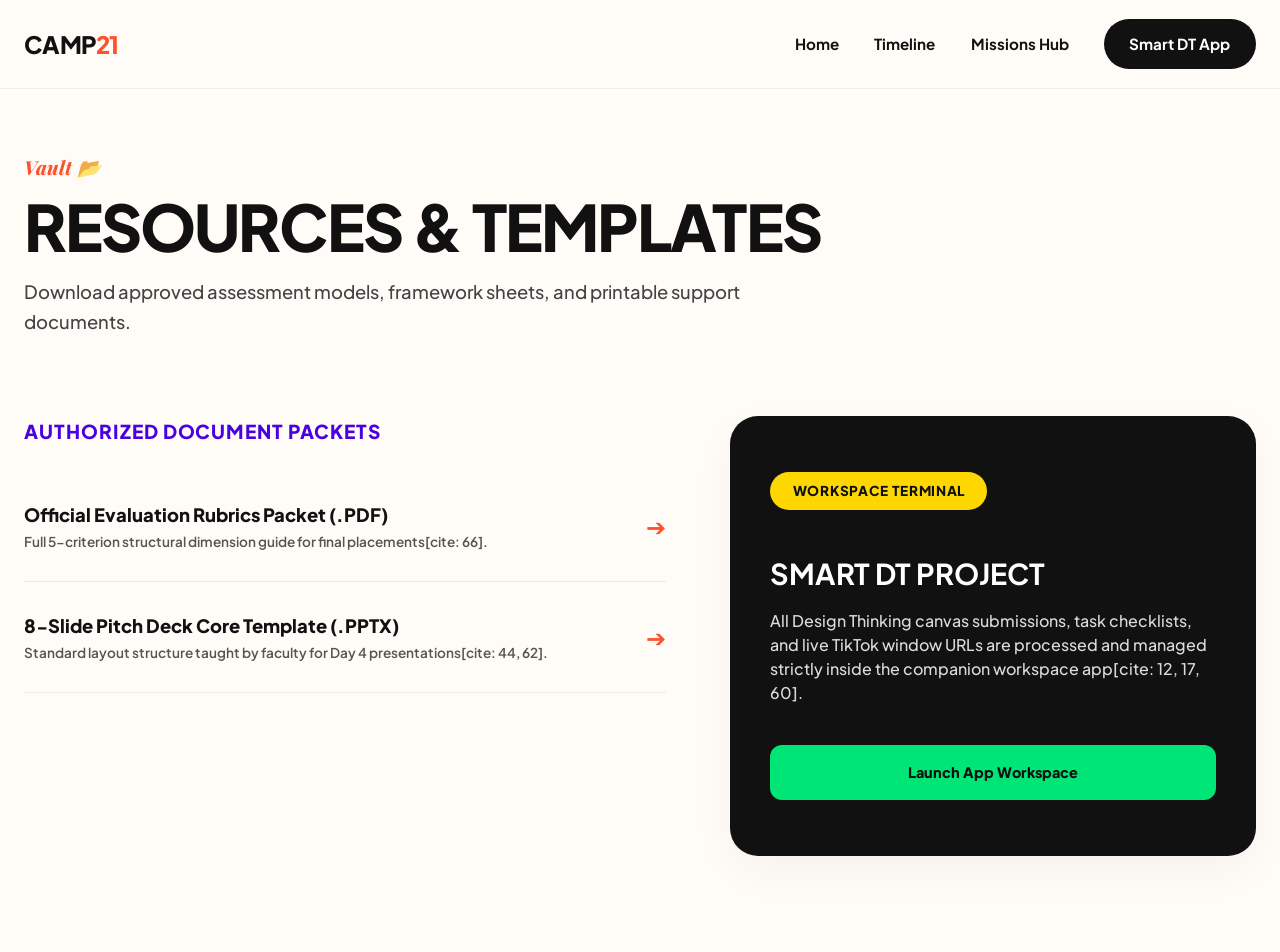
<file: pages/resources.html>
<!DOCTYPE html>
<html lang="en">
<head>
  <meta charset="UTF-8">
  <meta name="viewport" content="width=device-width, initial-scale=1.0">
  <title>CAMP21: Document Vault</title>
  <link rel="preconnect" href="https://fonts.googleapis.com">
  <link rel="preconnect" href="https://fonts.gstatic.com" crossorigin>
  <link href="https://fonts.googleapis.com/css2?family=Plus+Jakarta+Sans:wght@400;500;700;800;900&family=Playfair+Display:ital,wght@0,600;1,600&display=swap" rel="stylesheet">
  
  <link rel="stylesheet" href="../css/style.css">
  <script src="../js/main.js" defer></script>
</head>
<body>

  <header>
    <div class="wide nav-wrap">
      <a href="../index.html" class="brand">CAMP<span>21</span></a>
      <nav class="nav-links">
        <a href="../index.html">Home</a>
        <a href="programme.html">Timeline</a>
        <a href="participants.html">Missions Hub</a>
        <a href="https://smart-dt-project.netlify.app/welcome.html" target="_blank" class="btn-primary">Smart DT App</a>
      </nav>
    </div>
  </header>

  <main class="wide" style="padding-top: 4rem;">
    
    <div style="margin-bottom: 5rem; max-width: 800px;" class="reveal">
      <span style="color: var(--neo-tangerine); font-weight: 800; font-family: var(--font-serif); font-style: italic; font-size: 1.2rem; display: block; margin-bottom: 0.5rem;">Vault 📂</span>
      <h1 style="font-size: clamp(2.5rem, 5vw, 4rem); font-weight: 900; text-transform: uppercase; letter-spacing: -0.03em; line-height: 1.1;">Resources &amp; Templates</h1>
      <p style="font-size: 1.15rem; color: #444; font-weight: 500; margin-top: 1rem;">Download approved assessment models, framework sheets, and printable support documents.</p>
    </div>

    <section class="reveal" style="display: grid; grid-template-columns: 1.1fr 0.9fr; gap: 4rem; padding-bottom: 6rem; align-items: start;">
      
      <div>
        <h3 style="font-size: 1.2rem; text-transform: uppercase; font-weight: 900; margin-bottom: 1.5rem; color: var(--neo-ultraviolet); letter-spacing: 0.05em;">Authorized Document Packets</h3>
        
        <div class="fluid-row" style="padding: 1.8rem 0;" onclick="alert('Downloading master evaluation rubric matrices package.')">
          <div>
            <div style="font-weight: 800; font-size: 1.15rem;">Official Evaluation Rubrics Packet (.PDF)</div>
            <div style="font-size: 0.85rem; color: #555; font-weight: 600; margin-top: 0.1rem;">Full 5-criterion structural dimension guide for final placements[cite: 66].</div>
          </div>
          <span style="font-size: 1.5rem; color: var(--neo-tangerine);">➔</span>
        </div>

        <div class="fluid-row" style="padding: 1.8rem 0;" onclick="alert('Downloading standardized 8-slide presentation template.')">
          <div>
            <div style="font-weight: 800; font-size: 1.15rem;">8-Slide Pitch Deck Core Template (.PPTX)</div>
            <div style="font-size: 0.85rem; color: #555; font-weight: 600; margin-top: 0.1rem;">Standard layout structure taught by faculty for Day 4 presentations[cite: 44, 62].</div>
          </div>
          <span style="font-size: 1.5rem; color: var(--neo-tangerine);">➔</span>
        </div>
      </div>

      <aside>
        <div class="sequence-block seq-dark" style="min-height: auto; padding: 3.5rem 2.5rem; box-shadow: 0 15px 45px rgba(0,0,0,0.04);">
          <span class="stage-badge" style="background: var(--neo-gold); color: var(--neo-ink);">Workspace Terminal</span>
          <h2 style="font-size: 1.8rem; text-transform: uppercase; margin-bottom: 0.8rem; color:#fff;">Smart DT Project</h2>
          <p style="font-size: 1rem; font-weight: 500; color: rgba(255,255,255,0.85); line-height: 1.5; margin-bottom: 2.5rem;">
            All Design Thinking canvas submissions, task checklists, and live TikTok window URLs are processed and managed strictly inside the companion workspace app[cite: 12, 17, 60].
          </p>
          <a href="https://smart-dt-project.netlify.app/welcome.html" target="_blank" class="btn-primary" style="background: var(--neo-jade); color: var(--neo-ink); font-weight: 900; width: 100%; text-align: center; display: block; border-radius: 12px; padding: 1rem;">Launch App Workspace</a>
        </div>
      </aside>

    </section>
  </main>
</body>
</html>
</file>
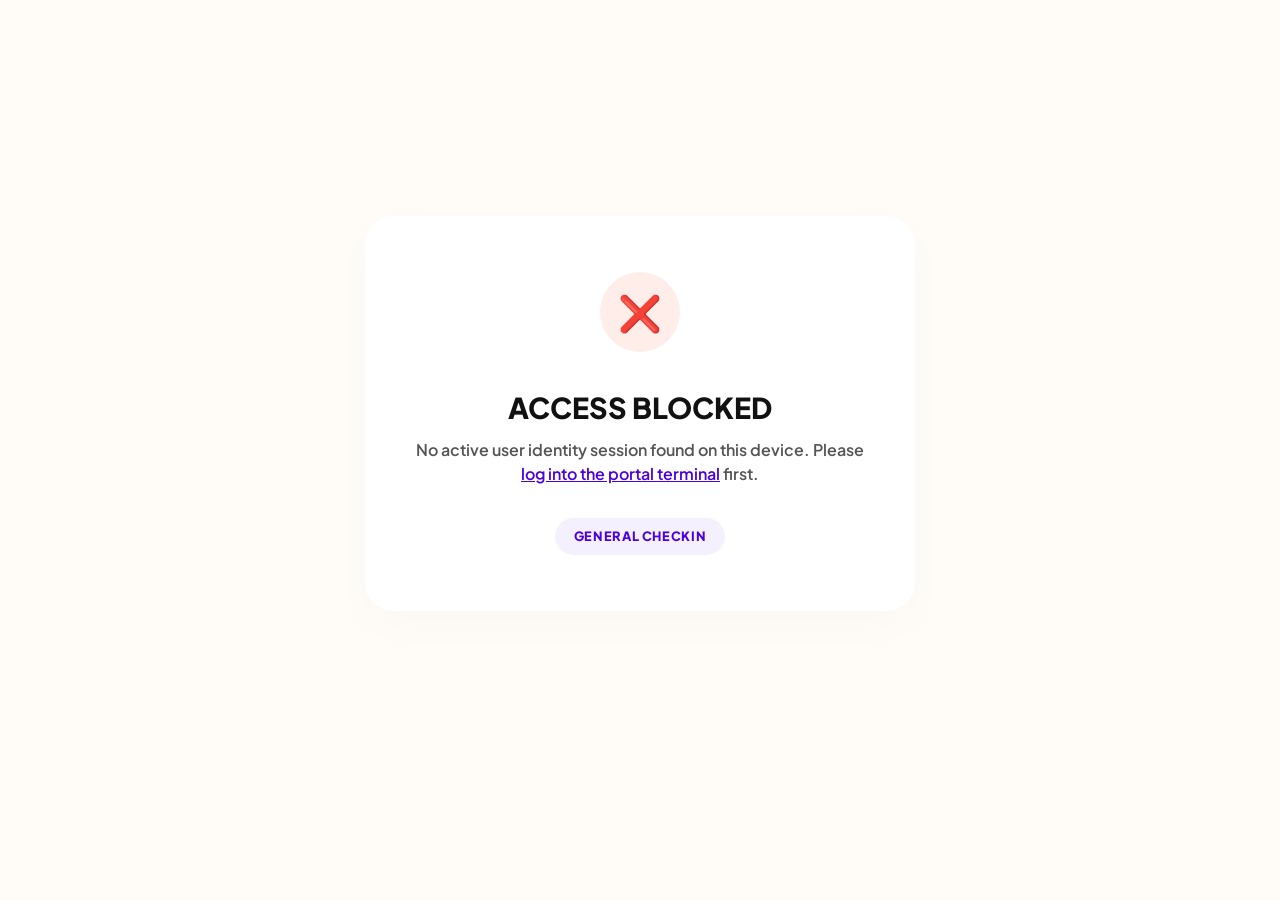
<file: pages/scan.html>
<!DOCTYPE html>
<html lang="en">
<head>
  <meta charset="UTF-8">
  <meta name="viewport" content="width=device-width, initial-scale=1.0">
  <title>CAMP21: Automated Pass Gate</title>
  <link rel="preconnect" href="https://fonts.googleapis.com">
  <link rel="preconnect" href="https://fonts.gstatic.com" crossorigin>
  <link href="https://fonts.googleapis.com/css2?family=Plus+Jakarta+Sans:wght@400;500;700;800;900&display=swap" rel="stylesheet">
  
  <link rel="stylesheet" href="../css/style.css">
  
  <style>
    .gate-container {
      max-width: 550px;
      margin: 8rem auto;
      text-align: center;
      padding: 3.5rem 2.5rem;
    }
    .gate-status-indicator {
      width: 80px; height: 80px;
      border-radius: 50%;
      background-color: rgba(17,17,17,0.05);
      margin: 0 auto 2rem;
      display: grid;
      place-items: center;
      font-size: 2.2rem;
      transition: var(--transition-smooth);
    }
  </style>
</head>
<body>

  <main class="wide">
    <!-- Clean, Open, Free-Flowing Visual Card -->
    <div class="gate-container reveal active" style="background: #ffffff; border-radius: 28px; box-shadow: 0 15px 45px rgba(0,0,0,0.02);">
      
      <div id="gateVisual" class="gate-status-indicator">🔄</div>
      
      <h1 id="gateHeader" style="font-size: 1.8rem; font-weight: 900; text-transform: uppercase; margin-bottom: 0.5rem;">
        Validating Gate Pass...
      </h1>
      
      <p id="gateMessage" style="font-size: 1rem; color: #555; font-weight: 600; line-height: 1.5; margin-bottom: 2rem;">
        Synchronizing session tokens with the central JPPKK &amp; METrO KL server database infrastructure. Please stand by.
      </p>

      <div id="sessionLabel" style="font-weight: 800; font-size: 0.8rem; text-transform: uppercase; letter-spacing: 0.05em; background: rgba(74,0,224,0.06); color: var(--neo-ultraviolet); padding: 0.5rem 1.2rem; border-radius: 999px; display: inline-block;">
        Verifying Session...
      </div>

    </div>
  </main>

  <script>
    window.addEventListener('DOMContentLoaded', () => {
      const gateVisual = document.getElementById('gateVisual');
      const gateHeader = document.getElementById('gateHeader');
      const gateMessage = document.getElementById('gateMessage');
      const sessionLabel = document.getElementById('sessionLabel');

      // 1. Extract session parameters out of the scanned QR link strings
      const URLParameters = new URLSearchParams(window.location.search);
      const targetSession = URLParameters.get('session') || "General_CheckIn";
      sessionLabel.innerText = targetSession.replace(/_/g, ' ');

      // 2. Pull local authentication state out of browser memory storage 
      // (This object was saved locally when the user first logged in)
      const cachedProfile = JSON.parse(localStorage.getItem('camp21User'));

      if (!cachedProfile) {
        // Redirection safeguard if a stranger or rogue client scans the badge layout
        gateVisual.innerText = "❌";
        gateVisual.style.backgroundColor = "rgba(255,81,47,0.1)";
        gateHeader.innerText = "Access Blocked";
        gateMessage.innerHTML = "No active user identity session found on this device. Please <a href='registration.html' style='color:var(--neo-ultraviolet); text-decoration:underline;'>log into the portal terminal</a> first.";
        return;
      }

      // 3. Package and fire the background data array payload straight to the pipeline
      const attendancePayload = {
        action: "recordAttendance",
        userTier: cachedProfile.userTier,
        fullName: cachedProfile.fullName,
        icNumber: cachedProfile.icNumber || cachedProfile.ic,
        team: cachedProfile.team || "Staff",
        sessionTag: targetSession
      };

      const WEB_APP_ENDPOINT_URL = "https://script.google.com/macros/s/AKfycbzEz02OBBVcGCqjaa6Wk6mHcGt5FnSGVEJJUDKDqjTbVzGDVxN9-FXoe9GT7s7LOMo/exec";

      fetch(WEB_APP_ENDPOINT_URL, {
        method: "POST",
        mode: "cors",
        headers: { "Content-Type": "text/plain" },
        body: JSON.stringify(attendancePayload)
      })
      .then(res => res.json())
      .then(data => {
        if (data.status === "success") {
          // Dynamic interface response changes on successful verification
          gateVisual.innerText = "✓";
          gateVisual.style.backgroundColor = "var(--neo-jade)";
          gateVisual.style.color = "var(--neo-ink)";
          gateHeader.innerText = "Check-In Confirmed";
          gateMessage.innerText = `Excellent, ${cachedProfile.fullName}. Your attendance milestone pass has been logged successfully for this tracking zone.`;
        } else {
          throw new Error(data.message);
        }
      })
      .catch(err => {
        gateVisual.innerText = "⚠️";
        gateVisual.style.backgroundColor = "var(--neo-gold)";
        gateHeader.innerText = "Sync Latency Detected";
        gateMessage.innerText = "Network sync buffer encountered, but local parameters verified. Report directly to your assigned hall workspace.";
      });
    });
  </script>
</body>
</html>
</file>
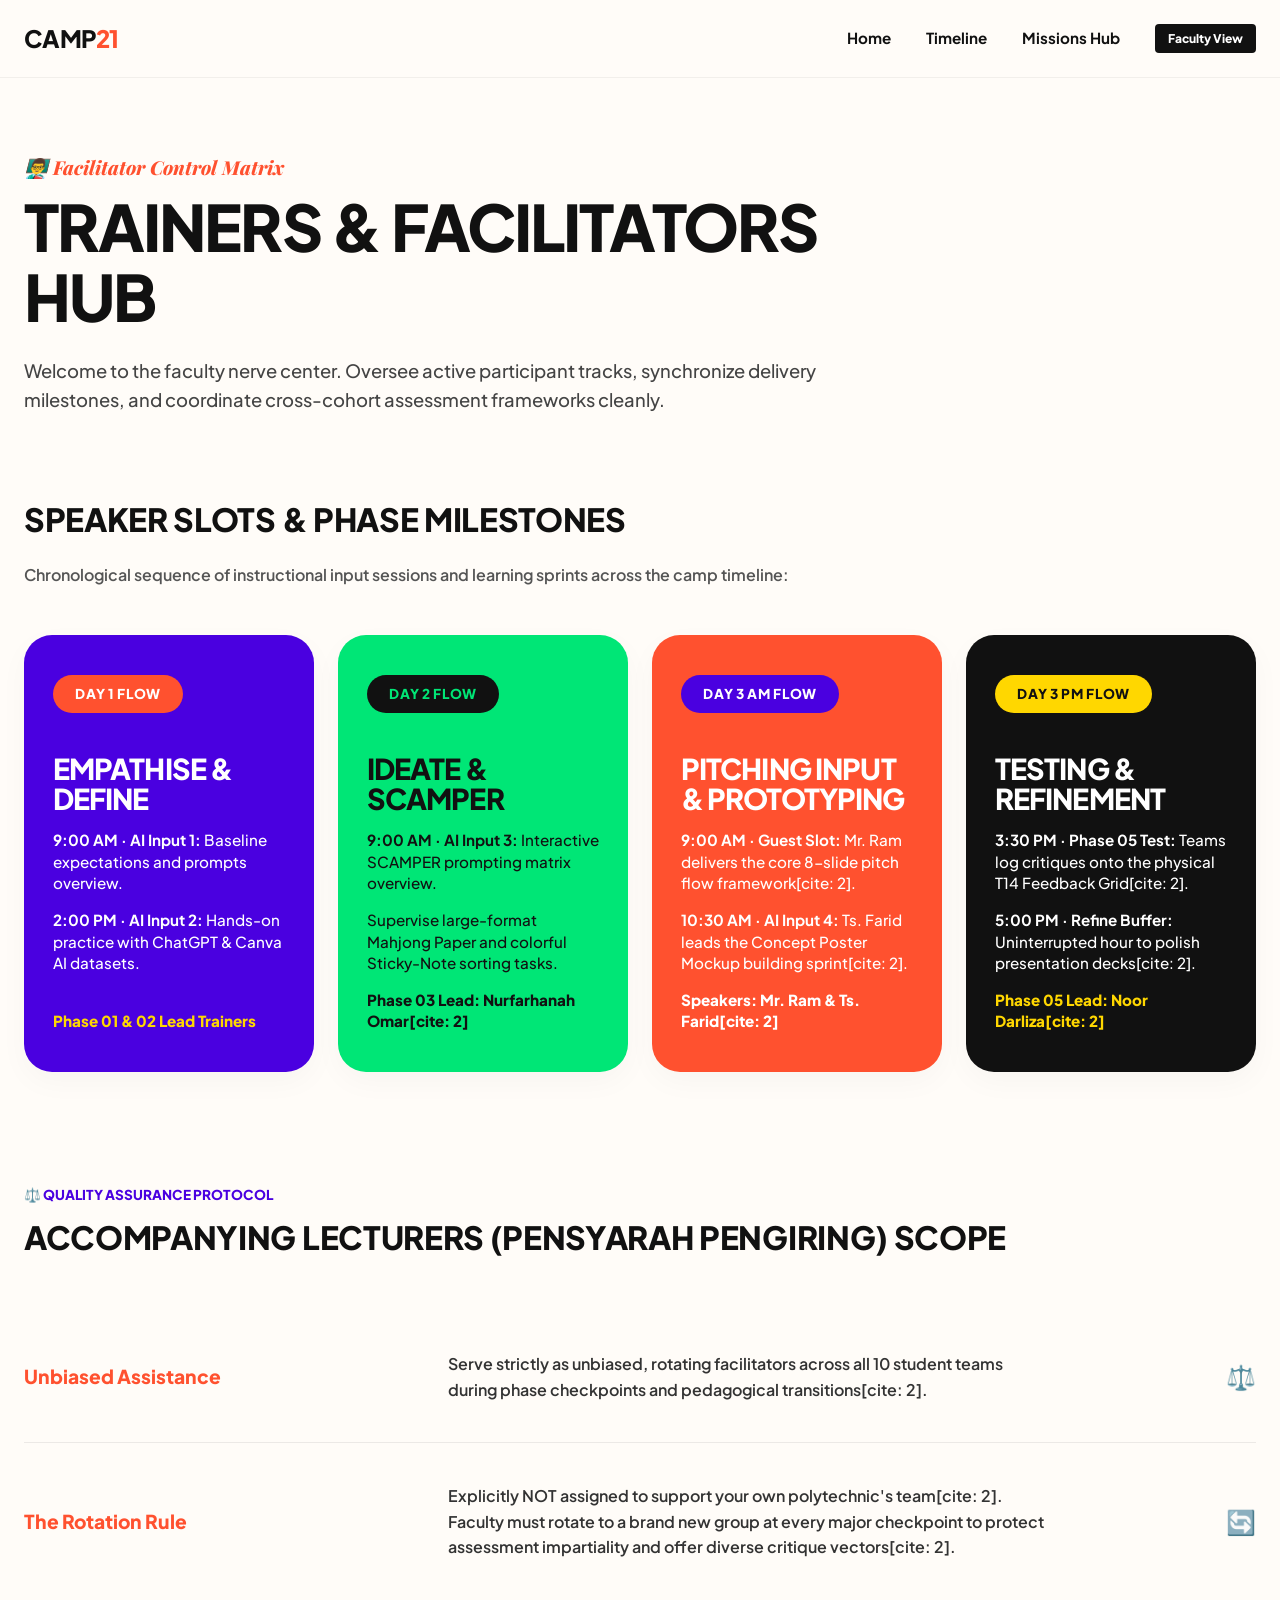
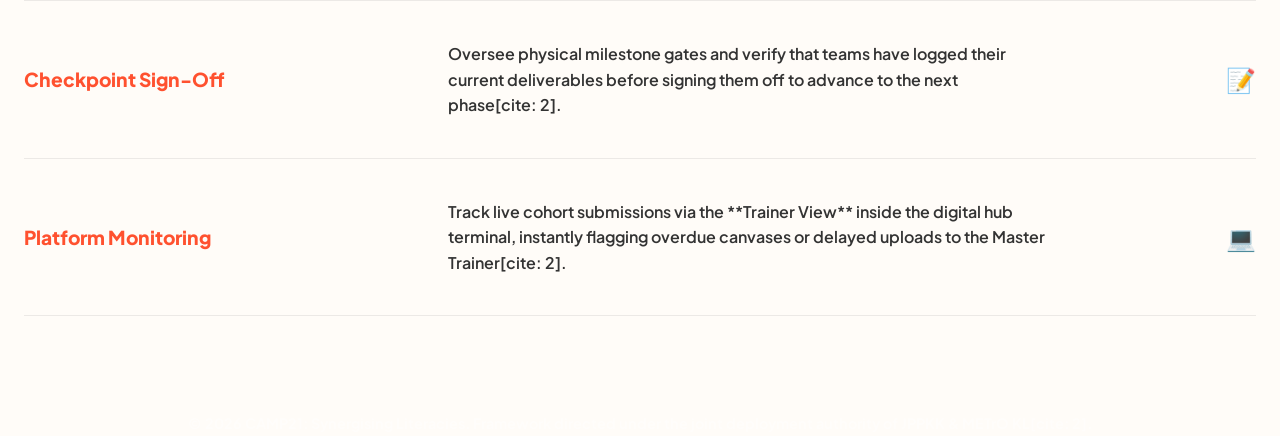
<file: pages/trainers.html>
<!DOCTYPE html>
<html lang="en">
<head>
  <meta charset="UTF-8">
  <meta name="viewport" content="width=device-width, initial-scale=1.0">
  <title>CAMP21: Faculty Command Center</title>
  <link rel="preconnect" href="https://fonts.googleapis.com">
  <link rel="preconnect" href="https://fonts.gstatic.com" crossorigin>
  <link href="https://fonts.googleapis.com/css2?family=Plus+Jakarta+Sans:wght@400;500;700;800;900&family=Playfair+Display:ital,wght@0,600;1,600&display=swap" rel="stylesheet">
  
  <!-- Linkage to Unified Global Styling System and Script Engine -->
  <link rel="stylesheet" href="../css/style.css">
  <script src="../js/main.js" defer></script>
</head>
<body>

  <!-- STICKY NAVBAR NAVIGATION -->
  <header>
    <div class="wide nav-wrap">
      <a href="../index.html" class="brand">CAMP<span>21</span></a>
      <nav class="nav-links">
        <a href="../index.html">Home</a>
        <a href="programme.html">Timeline</a>
        <a href="participants.html">Missions Hub</a>
        <span class="meta-tag" style="background: var(--neo-ink); color: #fff; font-weight: 800; border-radius: 4px; padding: 0.3rem 0.8rem; font-size: 0.75rem;">Faculty View</span>
      </nav>
    </div>
  </header>

  <!-- FREE FLOW EDITORIAL HEADER -->
  <main class="wide" style="padding-top: 4rem;">
    
    <div style="margin-bottom: 5rem; max-width: 850px;" class="reveal">
      <span style="color: var(--neo-tangerine); font-weight: 800; font-family: var(--font-serif); font-style: italic; font-size: 1.2rem; display: block; margin-bottom: 0.5rem;">👨‍🏫 Facilitator Control Matrix</span>
      <h1 style="font-size: clamp(2.5rem, 5vw, 4rem); font-weight: 900; text-transform: uppercase; letter-spacing: -0.03em; line-height: 1.1; margin-bottom: 1.5rem;">Trainers &amp; Facilitators Hub</h1>
      <p style="font-size: 1.15rem; color: #444; font-weight: 500;">Welcome to the faculty nerve center. Oversee active participant tracks, synchronize delivery milestones, and coordinate cross-cohort assessment frameworks cleanly.</p>
    </div>

    <!-- SPEAKER SLOTS & DT 5 PHASES CHRONOLOGY (Solid Mix-Match Sequence Blocks matching image_4afb20.png) -->
    <section style="margin-bottom: 7rem;">
      <h2 style="font-size: 2rem; font-weight: 900; text-transform: uppercase; margin-bottom: 1rem; letter-spacing: -0.01em;">Speaker Slots &amp; Phase Milestones</h2>
      <p style="font-size: 1rem; color: #555; font-weight: 600; margin-bottom: 2.5rem;">Chronological sequence of instructional input sessions and learning sprints across the camp timeline:</p>
      
      <div class="sequence-grid reveal">
        
        <!-- Day 1 Sequence Block -->
        <article class="sequence-block seq-purple">
          <span class="stage-badge">Day 1 Flow</span>
          <h3 style="font-size: 1.8rem; margin-bottom: 1rem;">Empathise &amp;<br>Define</h3>
          <p style="font-size: 0.95rem; margin-bottom: 1rem;"><strong>9:00 AM · AI Input 1:</strong> Baseline expectations and prompts overview.</p>
          <p style="font-size: 0.95rem; margin-bottom: 1rem;"><strong>2:00 PM · AI Input 2:</strong> Hands-on practice with ChatGPT &amp; Canva AI datasets.</p>
          <p style="font-size: 0.95rem; margin-top: auto; font-weight: 800; color: var(--neo-gold);">Phase 01 &amp; 02 Lead Trainers</p>
        </article>

        <!-- Day 2 Sequence Block -->
        <article class="sequence-block seq-jade">
          <span class="stage-badge">Day 2 Flow</span>
          <h3 style="font-size: 1.8rem; margin-bottom: 1rem;">Ideate &amp;<br>SCAMPER</h3>
          <p style="font-size: 0.95rem; margin-bottom: 1rem;"><strong>9:00 AM · AI Input 3:</strong> Interactive SCAMPER prompting matrix overview.</p>
          <p style="font-size: 0.95rem; margin-bottom: 1rem;">Supervise large-format Mahjong Paper and colorful Sticky-Note sorting tasks.</p>
          <p style="font-size: 0.95rem; margin-top: auto; font-weight: 800; color: var(--neo-ink);">Phase 03 Lead: Nurfarhanah Omar[cite: 2]</p>
        </article>

        <!-- Day 3 AM Sequence Block -->
        <article class="sequence-block seq-tangerine">
          <span class="stage-badge">Day 3 AM Flow</span>
          <h3 style="font-size: 1.8rem; margin-bottom: 1rem;">Pitching Input<br>&amp; Prototyping</h3>
          <p style="font-size: 0.95rem; margin-bottom: 1rem;"><strong>9:00 AM · Guest Slot:</strong> Mr. Ram delivers the core 8-slide pitch flow framework[cite: 2].</p>
          <p style="font-size: 0.95rem; margin-bottom: 1rem;"><strong>10:30 AM · AI Input 4:</strong> Ts. Farid leads the Concept Poster Mockup building sprint[cite: 2].</p>
          <p style="font-size: 0.95rem; margin-top: auto; font-weight: 800; color: var(--neo-purple);">Speakers: Mr. Ram &amp; Ts. Farid[cite: 2]</p>
        </article>

        <!-- Day 3 PM Sequence Block -->
        <article class="sequence-block seq-dark">
          <span class="stage-badge">Day 3 PM Flow</span>
          <h3 style="font-size: 1.8rem; margin-bottom: 1rem;">Testing &amp;<br>Refinement</h3>
          <p style="font-size: 0.95rem; margin-bottom: 1rem;"><strong>3:30 PM · Phase 05 Test:</strong> Teams log critiques onto the physical T14 Feedback Grid[cite: 2].</p>
          <p style="font-size: 0.95rem; margin-bottom: 1rem;"><strong>5:00 PM · Refine Buffer:</strong> Uninterrupted hour to polish presentation decks[cite: 2].</p>
          <p style="font-size: 0.95rem; margin-top: auto; font-weight: 800; color: var(--neo-gold);">Phase 05 Lead: Noor Darliza[cite: 2]</p>
        </article>

      </div>
    </section>

    <!-- FACILITATOR JOB SCOPE & IMPARTIAL ROTATION RULES (Borderless Free-Flow Layout Rows) -->
    <section style="margin-top: 5rem; padding-bottom: 6rem;">
      <div style="margin-bottom: 3rem;">
        <span style="color: var(--neo-ultraviolet); font-weight: 800; text-transform: uppercase; font-size: 0.85rem; display: block; margin-bottom: 0.4rem;">⚖️ Quality Assurance Protocol</span>
        <h2 style="font-size: 2rem; font-weight: 900; text-transform: uppercase; letter-spacing: -0.01em;">Accompanying Lecturers (Pensyarah Pengiring) Scope</h2>
      </div>

      <!-- Fluid Row Directive 1 -->
      <div class="fluid-row reveal">
        <div style="font-weight: 800; font-size: 1.2rem; color: var(--neo-tangerine); width: 20%;">Unbiased Assistance</div>
        <div style="font-weight: 600; max-width: 600px; color: #333;">
          Serve strictly as unbiased, rotating facilitators across all 10 student teams during phase checkpoints and pedagogical transitions[cite: 2].
        </div>
        <div style="font-size: 1.5rem; color: var(--neo-ultraviolet);">⚖️</div>
      </div>

      <!-- Fluid Row Directive 2 -->
      <div class="fluid-row reveal">
        <div style="font-weight: 800; font-size: 1.2rem; color: var(--neo-tangerine); width: 20%;">The Rotation Rule</div>
        <div style="font-weight: 600; max-width: 600px; color: #333;">
          Explicitly NOT assigned to support your own polytechnic's team[cite: 2]. Faculty must rotate to a brand new group at every major checkpoint to protect assessment impartiality and offer diverse critique vectors[cite: 2].
        </div>
        <div style="font-size: 1.5rem; color: var(--neo-ultraviolet);">🔄</div>
      </div>

      <!-- Fluid Row Directive 3 -->
      <div class="fluid-row reveal">
        <div style="font-weight: 800; font-size: 1.2rem; color: var(--neo-tangerine); width: 20%;">Checkpoint Sign-Off</div>
        <div style="font-weight: 600; max-width: 600px; color: #333;">
          Oversee physical milestone gates and verify that teams have logged their current deliverables before signing them off to advance to the next phase[cite: 2].
        </div>
        <div style="font-size: 1.5rem; color: var(--neo-ultraviolet);">📝</div>
      </div>

      <!-- Fluid Row Directive 4 -->
      <div class="fluid-row reveal">
        <div style="font-weight: 800; font-size: 1.2rem; color: var(--neo-tangerine); width: 20%;">Platform Monitoring</div>
        <div style="font-weight: 600; max-width: 600px; color: #333;">
          Track live cohort submissions via the **Trainer View** inside the digital hub terminal, instantly flagging overdue canvases or delayed uploads to the Master Trainer[cite: 2].
        </div>
        <div style="font-size: 1.5rem; color: var(--neo-ultraviolet);">💻</div>
      </div>

    </section>
  </main>

  <!-- FOOTER -->
  <footer>
    <div class="wide" style="text-align: center; font-weight: 700; color: rgba(255,255,255,0.4); font-size: 0.9rem;">
      © 2026 CAMP21: Synergising Literacies. Framework directed under the joint deployment authority of JPPKK &amp; METrO KL[cite: 2].
    </div>
  </footer>

</body>
</html>
</file>
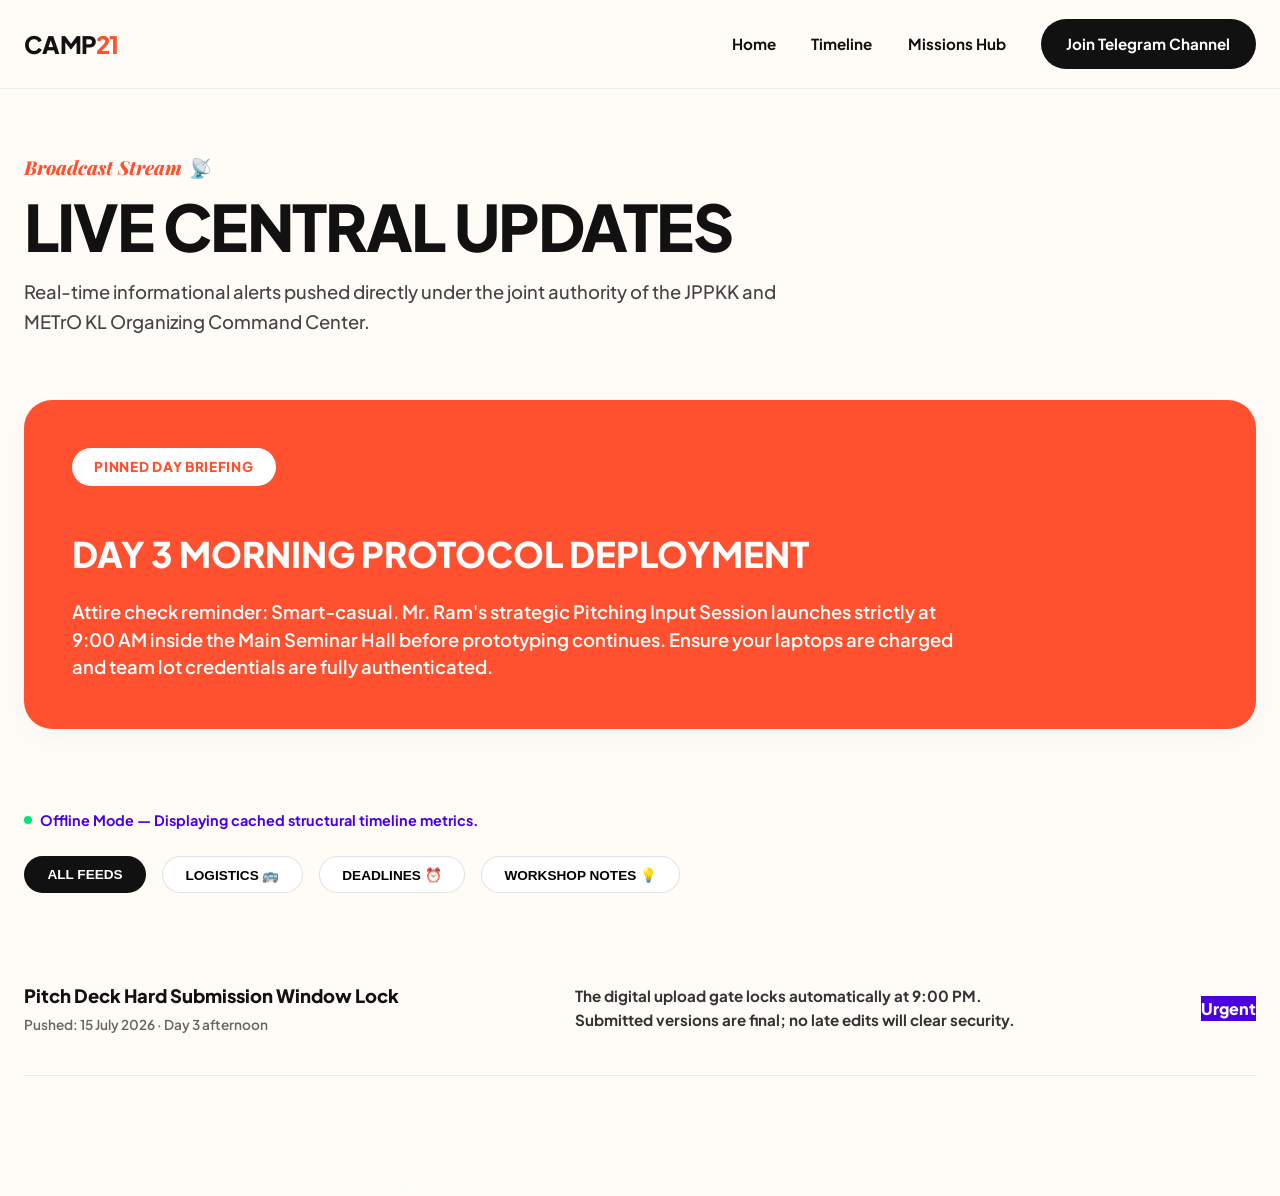
<file: pages/updates.html>
<!DOCTYPE html>
<html lang="en">
<head>
  <meta charset="UTF-8">
  <meta name="viewport" content="width=device-width, initial-scale=1.0">
  <title>CAMP21: Live Broadcasts</title>
  <link rel="preconnect" href="https://fonts.googleapis.com">
  <link rel="preconnect" href="https://fonts.gstatic.com" crossorigin>
  <link href="https://fonts.googleapis.com/css2?family=Plus+Jakarta+Sans:wght@400;500;700;800;900&family=Playfair+Display:ital,wght@0,600;1,600&display=swap" rel="stylesheet">
  
  <link rel="stylesheet" href="../css/style.css">
  <script src="../js/main.js" defer></script>
  
  <style>
    .filter-row-container {
      display: flex;
      gap: 1rem;
      margin-bottom: 3rem;
      flex-wrap: wrap;
    }
    .filter-badge-pill {
      padding: 0.6rem 1.4rem;
      border-radius: 999px;
      font-weight: 800;
      font-size: 0.85rem;
      background: #ffffff;
      border: 1px solid rgba(17,17,17,0.12);
      cursor: pointer;
      text-transform: uppercase;
      transition: var(--transition-smooth);
    }
    .filter-badge-pill.active, .filter-badge-pill:hover {
      background: var(--neo-ink);
      color: #fff;
    }
    
    .sync-status-indicator {
      display: flex;
      align-items: center;
      gap: 0.5rem;
      font-weight: 700;
      font-size: 0.9rem;
      color: var(--neo-ultraviolet);
      margin-bottom: 1.5rem;
    }
    .pulse-dot {
      width: 8px; height: 8px;
      background-color: var(--neo-jade);
      border-radius: 50%;
      animation: statusPulse 1.8s infinite ease-in-out;
    }
    @keyframes statusPulse {
      0% { opacity: 0.3; transform: scale(0.9); }
      50% { opacity: 1; transform: scale(1.1); }
      100% { opacity: 0.3; transform: scale(0.9); }
    }
  </style>
</head>
<body>

  <header>
    <div class="wide nav-wrap">
      <a href="../index.html" class="brand">CAMP<span>21</span></a>
      <nav class="nav-links">
        <a href="../index.html">Home</a>
        <a href="programme.html">Timeline</a>
        <a href="participants.html">Missions Hub</a>
        <a href="https://t.me/+vTPGEFIaXMs5Mjhl" target="_blank" class="btn-primary">Join Telegram Channel</a>
      </nav>
    </div>
  </header>

  <main class="wide" style="padding-top: 4rem;">
    
    <div style="max-width: 800px; margin-bottom: 4rem;" class="reveal">
      <span style="color: var(--neo-tangerine); font-weight: 800; font-family: var(--font-serif); font-style: italic; font-size: 1.2rem; display: block; margin-bottom: 0.5rem;">Broadcast Stream 📡</span>
      <h1 style="font-size: clamp(2.5rem, 5vw, 4rem); font-weight: 900; text-transform: uppercase; letter-spacing: -0.03em; line-height: 1.1;">Live Central Updates</h1>
      <p style="font-size: 1.15rem; color: #444; font-weight: 500; margin-top: 1rem;">Real-time informational alerts pushed directly under the joint authority of the JPPKK and METrO KL Organizing Command Center.</p>
    </div>

    <section class="reveal" style="margin-bottom: 5rem;">
      <div class="sequence-block seq-tangerine" style="min-height: auto; padding: 3rem;">
        <span class="stage-badge" style="background: #fff; color: var(--neo-tangerine);">Pinned Day Briefing</span>
        <h2 id="pinnedNoticeTitle" style="font-size: 2.2rem; font-weight: 900; text-transform: uppercase; margin-bottom: 1rem; color: #fff;">Day 3 Morning Protocol Deployment</h2>
        <p id="pinnedNoticeBody" style="font-size: 1.15rem; font-weight: 600; line-height: 1.5; max-width: 900px;">
          Attire check reminder: Smart-casual. Mr. Ram's strategic Pitching Input Session launches strictly at 9:00 AM inside the Main Seminar Hall before prototyping continues. Ensure your laptops are charged and team lot credentials are fully authenticated.
        </p>
      </div>
    </section>

    <section style="margin-bottom: 6rem;">
      
      <div class="sync-status-indicator class-reveal">
        <div class="pulse-dot"></div>
        <span id="dataPipelineStatusLabel">Polling real-time database updates from the SMART DT Hub...</span>
      </div>

      <div class="filter-row-container reveal">
        <button class="filter-badge-pill active" onclick="filterBroadcastFeed('all')">All Feeds</button>
        <button class="filter-badge-pill" onclick="filterBroadcastFeed('logistics')">Logistics 🚌</button>
        <button class="filter-badge-pill" onclick="filterBroadcastFeed('deadlines')">Deadlines ⏰</button>
        <button class="filter-badge-pill" onclick="filterBroadcastFeed('workshop')">Workshop Notes 💡</button>
      </div>

      <div id="centralLiveFeedStreamContainer">
        
        <div class="fluid-row reveal update-item-row" data-category="deadlines">
          <div style="display: flex; flex-direction: column; gap: 0.2rem;">
            <div style="font-weight: 800; font-size: 1.15rem;">Pitch Deck Hard Submission Window Lock</div>
            <div style="font-size: 0.85rem; color: #666; font-weight: 600;">Pushed: 15 July 2026 · Day 3 afternoon</div>
          </div>
          <div style="font-weight: 700; max-width: 450px; font-size: 0.95rem; color: #333;">
            The digital upload gate locks automatically at 9:00 PM. Submitted versions are final; no late edits will clear security.
          </div>
          <span class="meta-tag" style="background: var(--neo-ultraviolet); color:#fff; font-weight:900;">Urgent</span>
        </div>

      </div>
    </section>
  </main>

  <footer>
    <div class="wide" style="text-align: center; font-weight: 700; color: rgba(255,255,255,0.4); font-size: 0.9rem;">
      © 2026 CAMP21: Synergising Literacies. Administered under the joint deployment authority of JPPKK &amp; METrO KL.
    </div>
  </footer>

  <script>
    // Locked with your exact live script URL
    const MASTER_APPS_SCRIPT_UPDATES_URL = 'https://script.google.com/macros/s/AKfycbzEz02OBBVcGCqjaa6Wk6mHcGt5FnSGVEJJUDKDqjTbVzGDVxN9-FXoe9GT7s7LOMo/exec';

    async function synchronizeLiveBroadcasts() {
      const stateLabel = document.getElementById('dataPipelineStatusLabel');
      
      try {
        const response = await fetch(`${MASTER_APPS_SCRIPT_UPDATES_URL}?action=getAnnouncements`);
        const dataset = await response.json();
        
        if (dataset && dataset.length > 0) {
          rebuildBroadcastDOM(dataset);
          stateLabel.innerText = "Synchronized directly with central web sheets console.";
        }
      } catch (error) {
        console.warn("Serverless data lake unreachable. Retaining local backup configuration rules cleanly.");
        stateLabel.innerText = "Offline Mode — Displaying cached structural timeline metrics.";
      }
    }

    function rebuildBroadcastDOM(itemsArray) {
      const container = document.getElementById('centralLiveFeedStreamContainer');
      container.innerHTML = ''; 

      itemsArray.forEach(msg => {
        if (msg.isPinned === true || msg.isPinned === "TRUE") {
          document.getElementById('pinnedNoticeTitle').innerText = msg.title;
          document.getElementById('pinnedNoticeBody').innerText = msg.text;
          return;
        }

        const row = document.createElement('div');
        row.className = 'fluid-row reveal active update-item-row';
        row.setAttribute('data-category', msg.category.toLowerCase());
        
        row.innerHTML = `
          <div style="display: flex; flex-direction: column; gap: 0.2rem;">
            <div style="font-weight: 800; font-size: 1.15rem;">${msg.title}</div>
            <div style="font-size: 0.85rem; color: #666; font-weight: 600;">Pushed: ${msg.timestamp}</div>
          </div>
          <div style="font-weight: 700; max-width: 450px; font-size: 0.95rem; color: #333;">${msg.text}</div>
          <span class="meta-tag" style="background: ${msg.category === 'Deadlines' ? 'var(--neo-tangerine)' : 'var(--neo-ultraviolet)'}; color:#fff; font-weight:900;">${msg.tagLabel}</span>
        `;
        container.appendChild(row);
      });
    }

    function filterBroadcastFeed(categoryKey) {
      document.querySelectorAll('.filter-badge-pill').forEach(btn => {
        btn.classList.remove('active');
        if(btn.innerText.toLowerCase().includes(categoryKey.toLowerCase()) || (categoryKey === 'all' && btn.innerText.includes('All'))) {
          btn.classList.add('active');
        }
      });

      document.querySelectorAll('.update-item-row').forEach(row => {
        if (categoryKey === 'all' || row.getAttribute('data-category') === categoryKey) {
          row.style.display = 'flex';
        } else {
          row.style.display = 'none';
        }
      });
    }

    setInterval(synchronizeLiveBroadcasts, 60000);
    window.addEventListener('DOMContentLoaded', synchronizeLiveBroadcasts);
  </script>
</body>
</html>
</file>
<file: css/style.css>
/* ==========================================================================
   CAMP21 GLOBAL NEO-HERITAGE STYLING ARCHITECTURE
   ========================================================================== */
:root {
  /* Design Tokens from index.html */
  --neo-ultraviolet: #4A00E0; 
  --neo-tangerine: #FF512F;   
  --neo-jade: #00E676;        
  --neo-gold: #FFD700;        
  --neo-ink: #111111;
  --bg-crisp: #FFFCF8;
  
  --font-sans: 'Plus Jakarta Sans', sans-serif;
  --font-serif: 'Playfair Display', serif;
  
  --radius-sequence: 28px;
  --transition-smooth: all 0.4s cubic-bezier(0.16, 1, 0.3, 1);
}

/* Base Free-Flow Layout Rules */
* { 
  box-sizing: border-box; 
  margin: 0; 
  padding: 0; 
}

html { 
  scroll-behavior: smooth; 
}

body {
  font-family: var(--font-sans);
  background-color: var(--bg-crisp);
  color: var(--neo-ink);
  line-height: 1.6;
  overflow-x: hidden;
  padding-top: 5.5rem;
}

a { text-decoration: none; color: inherit; }
ul { list-style: none; }
.wide { width: min(100% - 48px, 1240px); margin-inline: auto; }

/* Scroll Reveal Engine */
.reveal { opacity: 0; transform: translateY(30px); transition: var(--transition-smooth); }
.reveal.active { opacity: 1; transform: translateY(0); }

/* ==========================================================================
   HEADER & FLOATING NAVIGATION (Clean, Light, Borderless)
   ========================================================================== */
header {
  position: fixed;
  top: 0; left: 0; right: 0;
  background: rgba(255, 252, 248, 0.95);
  backdrop-filter: blur(10px);
  z-index: 1000;
  border-bottom: 1px solid rgba(17, 17, 17, 0.05);
  padding: 1.2rem 0;
}
.nav-wrap { display: flex; align-items: center; justify-content: space-between; }
.brand { font-weight: 900; font-size: 1.5rem; color: var(--neo-ink); letter-spacing: -0.03em; }
.brand span { color: var(--neo-tangerine); }

.nav-links { display: flex; gap: 2.2rem; align-items: center; }
.nav-links a { font-weight: 700; font-size: 0.95rem; transition: color 0.3s ease; }
.nav-links a:hover { color: var(--neo-tangerine); }

.btn-primary {
  background: var(--neo-ink); color: #fff;
  padding: 0.8rem 1.6rem; border-radius: 999px;
  font-weight: 800; font-size: 0.9rem;
  transition: var(--transition-smooth);
  border: none; cursor: pointer;
}
.btn-primary:hover { background: var(--neo-ultraviolet); transform: translateY(-2px); }

/* ==========================================================================
   UNBOXED PATHWAYS & GENERAL INTERFACE ROWS
   ========================================================================== */
.fluid-row {
  display: flex; align-items: center; justify-content: space-between;
  padding: 2.5rem 0; border-bottom: 1px solid rgba(17, 17, 17, 0.08);
  transition: var(--transition-smooth); cursor: pointer;
}
.fluid-row:hover { padding-left: 1.5rem; border-bottom-color: var(--neo-tangerine); }
.fluid-title { font-size: clamp(1.8rem, 3.5vw, 3rem); font-weight: 900; text-transform: uppercase; color: rgba(17,17,17,0.25); transition: var(--transition-smooth); }
.fluid-row:hover .fluid-title { color: var(--neo-ink); }
.fluid-desc { font-weight: 500; max-width: 350px; color: #555; opacity: 0; transition: var(--transition-smooth); }
.fluid-row:hover .fluid-desc { opacity: 1; }
.fluid-arrow { font-size: 2.5rem; color: var(--neo-tangerine); opacity: 0; transform: translateX(-15px); transition: var(--transition-smooth); }
.fluid-row:hover .fluid-arrow { opacity: 1; transform: translateX(0); }

/* ==========================================================================
   SOLID MIX-MATCH SEQUENCE BLOCKS (Exact 1:1 Match to image_4afb20.png)
   ========================================================================== */
.sequence-grid {
  display: grid;
  grid-template-columns: repeat(4, 1fr);
  gap: 1.5rem;
  margin-top: 3rem;
}

.sequence-block {
  border-radius: var(--radius-sequence);
  padding: 2.5rem 1.8rem;
  display: flex;
  flex-direction: column;
  min-height: 400px;
  transition: var(--transition-smooth);
  position: relative;
  border: none;
  box-shadow: 0 10px 30px rgba(0, 0, 0, 0.03);
}
.sequence-block:hover {
  transform: translateY(-8px);
  box-shadow: 0 20px 40px rgba(74, 0, 224, 0.12);
}

.sequence-block h3 {
  font-size: 2.2rem;
  font-weight: 900;
  text-transform: uppercase;
  line-height: 1.05;
  letter-spacing: -0.03em;
  margin-bottom: 1.5rem;
}

.sequence-block p {
  font-weight: 500;
  font-size: 1.05rem;
  line-height: 1.4;
}

.stage-badge {
  display: inline-table;
  font-weight: 900;
  font-size: 0.85rem;
  padding: 0.5rem 1.4rem;
  border-radius: 999px;
  margin-bottom: 2.5rem;
  letter-spacing: 0.05em;
  text-transform: uppercase;
  width: max-content;
}

/* Strict Color Assignment from image_4afb20.png */
.seq-purple { background-color: var(--neo-ultraviolet); color: #fff; }
.seq-purple .stage-badge { background-color: var(--neo-tangerine); color: #fff; }

.seq-jade { background-color: var(--neo-jade); color: var(--neo-ink); }
.seq-jade .stage-badge { background-color: var(--neo-ink); color: var(--neo-jade); }

.seq-tangerine { background-color: var(--neo-tangerine); color: #fff; }
.seq-tangerine .stage-badge { background-color: var(--neo-ultraviolet); color: #fff; }

.seq-dark { background-color: var(--neo-ink); color: #fff; }
.seq-dark .stage-badge { background-color: var(--neo-gold); color: var(--neo-ink); }

/* General Unboxed Containers (Non-sequential areas) */
.unboxed-card {
  background: transparent;
  padding: 2rem 0;
  border-bottom: 1px solid rgba(17, 17, 17, 0.08);
}

/* Responsive Overrides */
@media (max-width: 1024px) {
  .sequence-grid { grid-template-columns: repeat(2, 1fr); }
}
@media (max-width: 680px) {
  .sequence-grid { grid-template-columns: 1fr; }
  .fluid-row { flex-direction: column; align-items: flex-start; gap: 0.5rem; }
  .fluid-desc { opacity: 1; }
}
</file>
